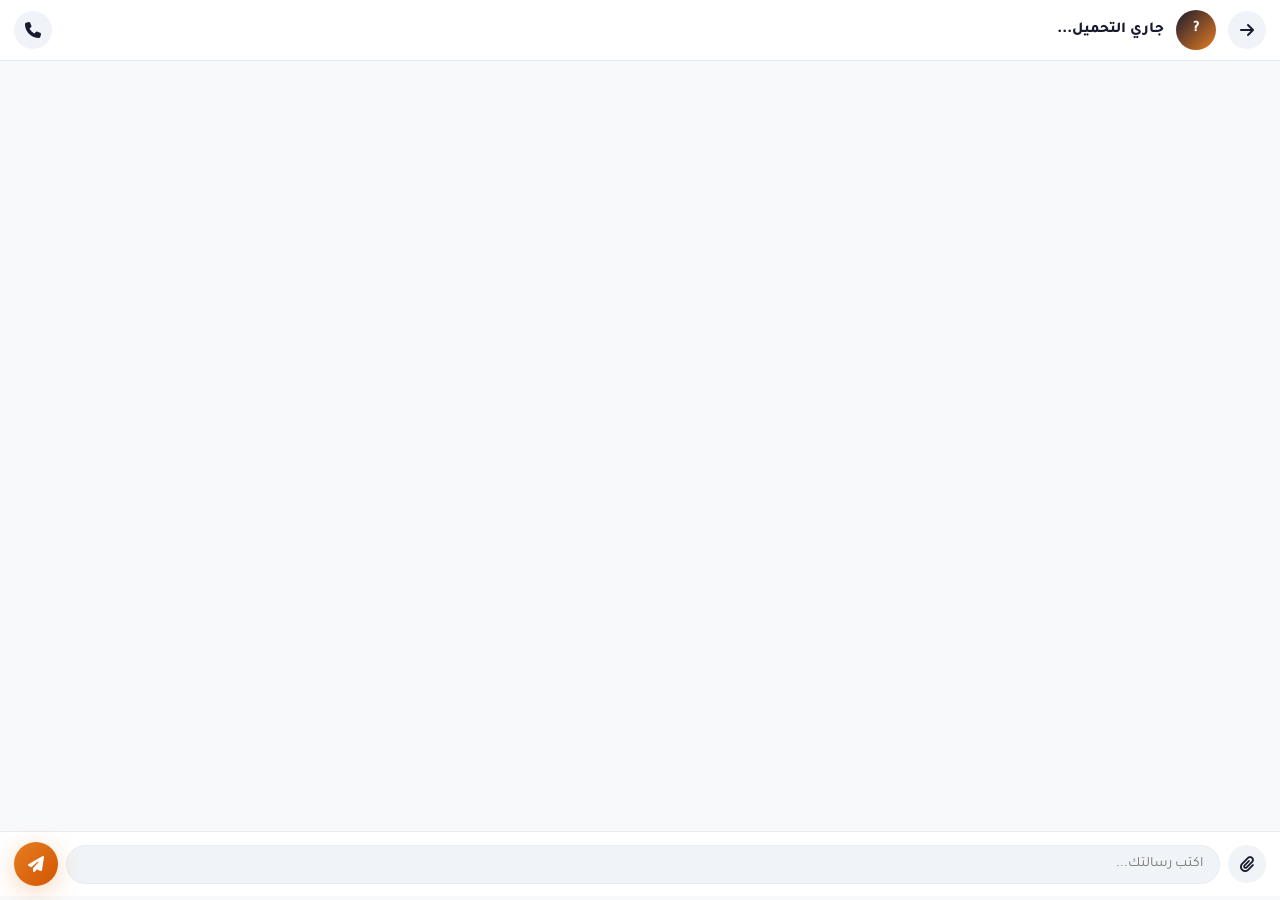
<file: chat.html>
<!DOCTYPE html>
<html lang="ar" dir="rtl" data-theme="light">
<head>
<meta charset="UTF-8">
  <!-- PWA -->
  <link rel="manifest" href="manifest.json">
  <meta name="theme-color" content="#e67e22">
  <meta name="mobile-web-app-capable" content="yes">
  <meta name="apple-mobile-web-app-capable" content="yes">
  <meta name="apple-mobile-web-app-status-bar-style" content="black-translucent">
  <meta name="apple-mobile-web-app-title" content="عقاري">
  <link rel="apple-touch-icon" href="icons/icon-192.png"><meta name="viewport" content="width=device-width,initial-scale=1,viewport-fit=cover">
<title>محادثة - عقاري</title>
<link rel="stylesheet" href="https://cdnjs.cloudflare.com/ajax/libs/font-awesome/6.4.0/css/all.min.css">
<link rel="stylesheet" href="css/style.css">
<style>
body{padding-bottom:0!important;}
.chat-header{position:sticky;top:0;z-index:100;background:var(--card);border-bottom:1px solid var(--border);padding:10px 14px;display:flex;align-items:center;gap:12px;backdrop-filter:blur(20px);}
.chat-header-avatar{width:40px;height:40px;border-radius:50%;background:linear-gradient(135deg,var(--primary),var(--accent));color:white;font-size:1rem;font-weight:800;display:flex;align-items:center;justify-content:center;flex-shrink:0;}
.chat-header-info{flex:1;overflow:hidden;}
.chat-header-name{font-weight:800;font-size:0.95rem;}
.chat-header-prop{font-size:0.72rem;color:var(--accent);white-space:nowrap;overflow:hidden;text-overflow:ellipsis;}
.chat-messages{flex:1;overflow-y:auto;padding:14px;display:flex;flex-direction:column;gap:10px;min-height:0;height:calc(100vh - 130px);}
.msg-row{display:flex;}
.msg-me{justify-content:flex-start;}
.msg-them{justify-content:flex-end;}
.msg-bubble{max-width:75%;padding:10px 13px;border-radius:16px;font-size:0.88rem;line-height:1.5;position:relative;}
.msg-bubble-me{background:linear-gradient(135deg,var(--accent),var(--accent-hover));color:white;border-radius:16px 16px 4px 16px;}
.msg-bubble-them{background:var(--card);border:1px solid var(--border);color:var(--text);border-radius:16px 16px 16px 4px;box-shadow:var(--shadow-sm);}
.msg-time{font-size:0.62rem;opacity:0.7;display:block;margin-top:4px;text-align:left;}
.chat-input-bar{position:sticky;bottom:0;background:var(--card);border-top:1px solid var(--border);padding:10px 14px calc(10px + env(safe-area-inset-bottom));display:flex;align-items:center;gap:8px;}
.chat-input{flex:1;border:1.5px solid var(--border);border-radius:24px;padding:10px 16px;font-family:var(--font);font-size:0.88rem;background:var(--gray-light);color:var(--text);outline:none;resize:none;max-height:100px;}
.chat-input:focus{border-color:var(--accent);}
.chat-send-btn{width:44px;height:44px;border-radius:50%;background:linear-gradient(135deg,var(--accent),var(--accent-hover));border:none;color:white;font-size:1rem;cursor:pointer;display:flex;align-items:center;justify-content:center;flex-shrink:0;box-shadow:var(--shadow-accent);transition:all 0.2s;}
.chat-send-btn:hover{transform:scale(1.05);}
.typing-indicator{display:flex;gap:4px;padding:12px;align-items:center;}
.typing-dot{width:8px;height:8px;border-radius:50%;background:var(--gray);animation:typing 1.4s infinite;}
.typing-dot:nth-child(2){animation-delay:0.2s;}
.typing-dot:nth-child(3){animation-delay:0.4s;}
@keyframes typing{0%,60%,100%{transform:translateY(0)}30%{transform:translateY(-6px)}}
</style>
</head>
<body>
<div class="chat-header">
  <a href="messages.html" class="header-icon-btn"><i class="fas fa-arrow-right"></i></a>
  <div class="chat-header-avatar" id="chatAvatar">?</div>
  <div class="chat-header-info">
    <div class="chat-header-name" id="chatName">جاري التحميل...</div>
    <div class="chat-header-prop" id="chatPropTitle"></div>
  </div>
  <button class="header-icon-btn" onclick="showToast('قريباً: مكالمة صوتية')"><i class="fas fa-phone"></i></button>
</div>
<div class="chat-messages" id="chatMessages"></div>
<div class="chat-input-bar">
  <button class="header-icon-btn" onclick="showToast('قريباً: إرفاق ملف')"><i class="fas fa-paperclip"></i></button>
  <textarea class="chat-input" id="chatInput" placeholder="اكتب رسالتك..." rows="1"></textarea>
  <button class="chat-send-btn" id="chatSendBtn"><i class="fas fa-paper-plane"></i></button>
</div>
<div id="toast"></div>
<script src="js/app.js"></script>
<!-- app.js handles all chat initialization -->

<script>
if('serviceWorker' in navigator){
  window.addEventListener('load',function(){
    navigator.serviceWorker.register('sw.js')
      .then(function(reg){console.log('[عقاري] SW مُفعّل');})
      .catch(function(e){console.warn('[عقاري] SW خطأ:',e);});
  });
}
</script>
</body>
</html>
</file>
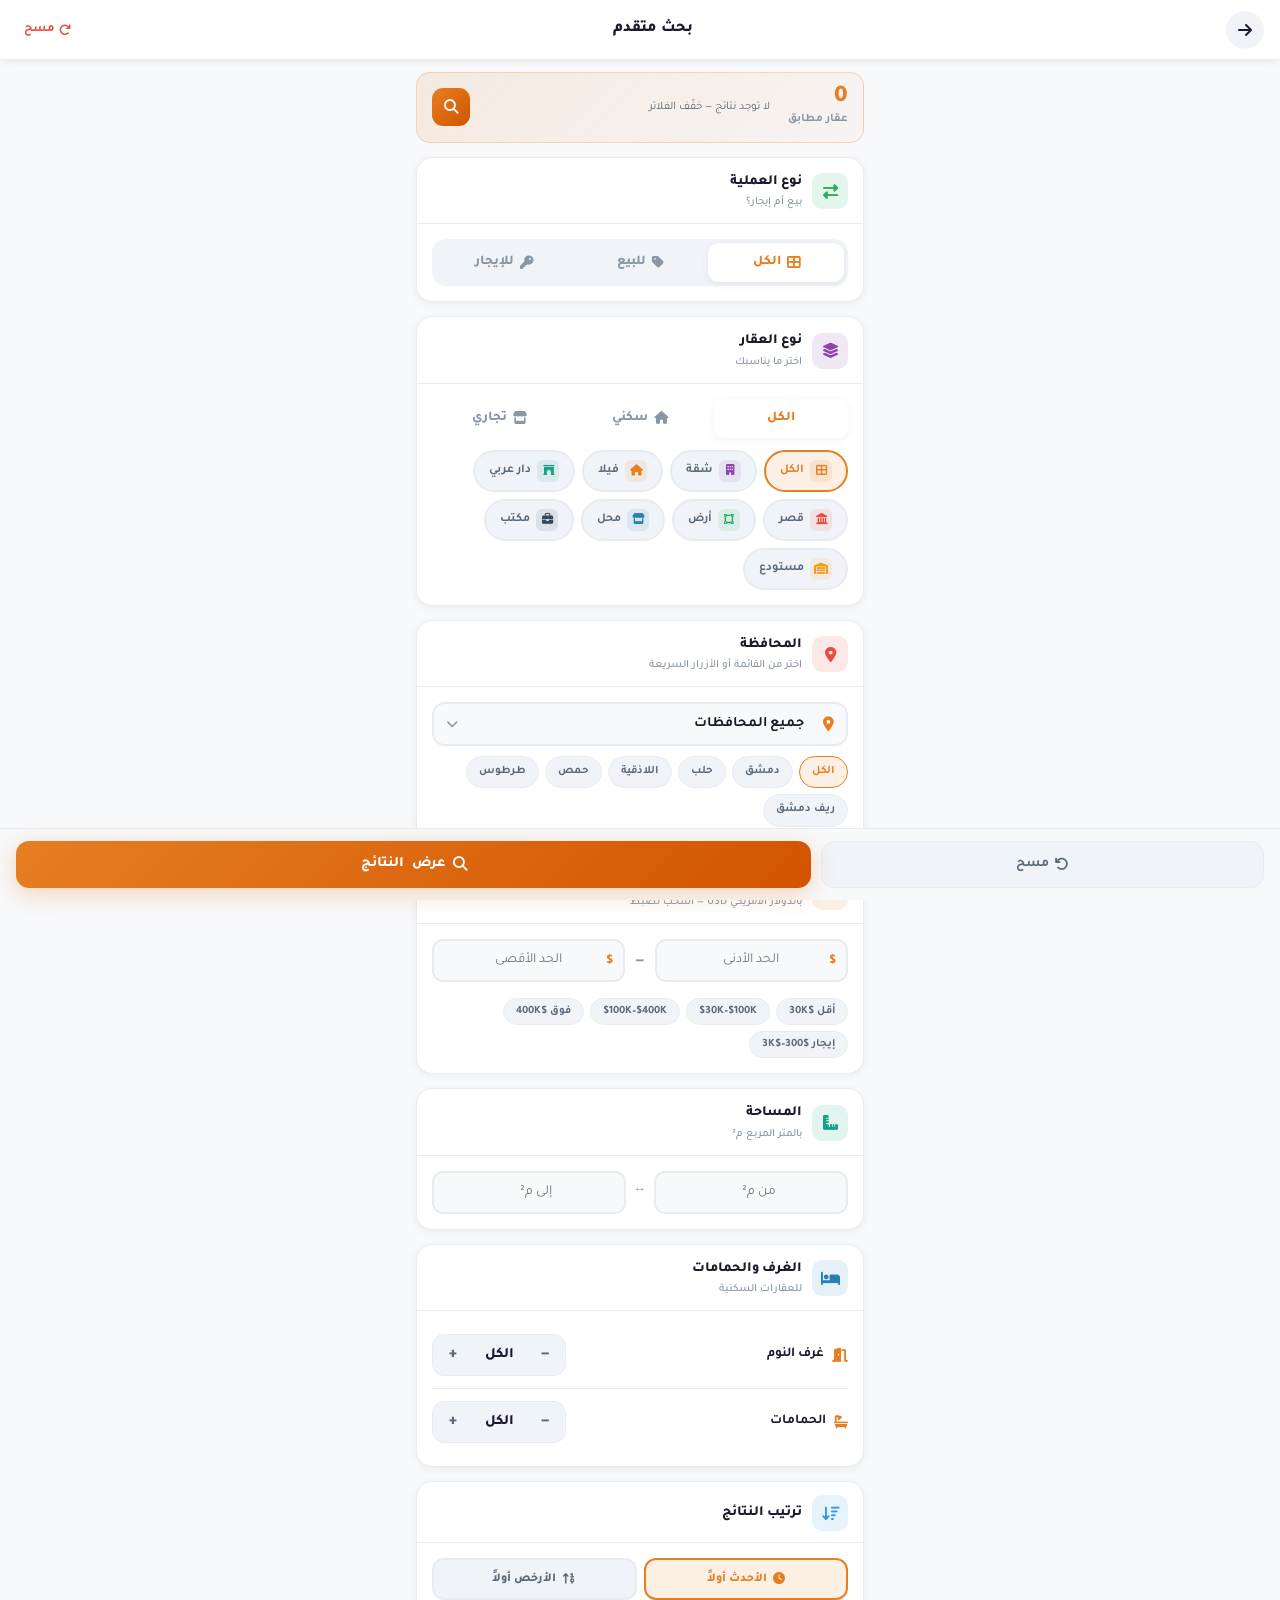
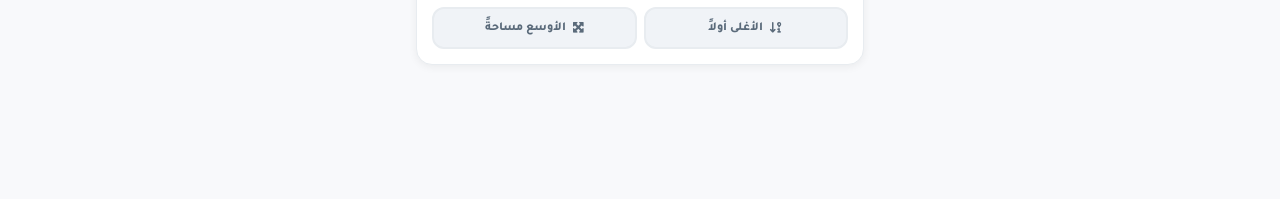
<file: filter.html>
<!DOCTYPE html>
<html lang="ar" dir="rtl" data-theme="light">
<head>
<meta charset="UTF-8">
  <!-- PWA -->
  <link rel="manifest" href="manifest.json">
  <meta name="theme-color" content="#e67e22">
  <meta name="mobile-web-app-capable" content="yes">
  <meta name="apple-mobile-web-app-capable" content="yes">
  <meta name="apple-mobile-web-app-status-bar-style" content="black-translucent">
  <meta name="apple-mobile-web-app-title" content="عقاري">
  <link rel="apple-touch-icon" href="icons/icon-192.png"><meta name="viewport" content="width=device-width,initial-scale=1,viewport-fit=cover">
<title>بحث متقدم - عقاري</title>
<link rel="stylesheet" href="https://cdnjs.cloudflare.com/ajax/libs/font-awesome/6.4.0/css/all.min.css">
<link rel="stylesheet" href="css/style.css">
<style>
body{padding-bottom:90px}
.fs{background:var(--card);border-radius:16px;border:1px solid var(--border);margin-bottom:14px;overflow:hidden;box-shadow:var(--shadow-sm)}
.fs-head{padding:13px 15px 11px;border-bottom:1px solid var(--border);display:flex;align-items:center;gap:10px}
.fs-icon{width:36px;height:36px;border-radius:10px;display:flex;align-items:center;justify-content:center;font-size:0.95rem;flex-shrink:0}
.fs-title{font-size:0.88rem;font-weight:800;color:var(--text)}
.fs-sub{font-size:0.7rem;color:var(--gray);font-weight:500;margin-top:1px}
.fs-body{padding:15px}
/* op tabs */
.op-tabs{display:flex;gap:0;background:var(--gray-light);border-radius:14px;padding:4px}
.op-tab{flex:1;padding:11px 8px;border:none;border-radius:11px;font-family:var(--font);font-size:0.84rem;font-weight:800;cursor:pointer;background:transparent;color:var(--gray);transition:all 0.25s;display:flex;align-items:center;justify-content:center;gap:6px}
.op-tab.a-all{background:var(--card);color:var(--accent);box-shadow:var(--shadow-sm)}
.op-tab.a-sale{background:#eafaf1;color:#27ae60;box-shadow:0 2px 8px rgba(39,174,96,.2)}
.op-tab.a-rent{background:#eaf4fb;color:#2980b9;box-shadow:0 2px 8px rgba(41,128,185,.2)}
/* cat chips */
.cat-wrap{display:flex;flex-wrap:wrap;gap:7px}
.cat-chip{display:flex;align-items:center;gap:6px;padding:8px 14px;border:2px solid var(--border);border-radius:99px;cursor:pointer;font-size:0.76rem;font-weight:700;background:var(--gray-light);color:var(--text-secondary);transition:all 0.2s}
.cat-chip .cc-icon{width:22px;height:22px;border-radius:6px;display:flex;align-items:center;justify-content:center;font-size:0.7rem}
.cat-chip.on{border-color:var(--accent);background:var(--accent-light);color:var(--accent)}
/* city select */
.city-select-wrap{position:relative}
.city-select-wrap .sel-icon{position:absolute;right:14px;top:50%;transform:translateY(-50%);color:var(--accent);font-size:0.9rem;pointer-events:none}
.city-select-wrap .arr-icon{position:absolute;left:14px;top:50%;transform:translateY(-50%);color:var(--gray);font-size:0.75rem;pointer-events:none}
.city-select{width:100%;padding:13px 42px 13px 40px;border:2px solid var(--border);border-radius:13px;background:var(--bg);color:var(--text);font-family:var(--font);font-size:0.9rem;font-weight:700;outline:none;appearance:none;-webkit-appearance:none;cursor:pointer;transition:all .2s}
.city-select:focus{border-color:var(--accent);box-shadow:0 0 0 3px var(--accent-light)}
.pop-cities{display:flex;flex-wrap:wrap;gap:6px;margin-top:10px}
.pop-city{padding:6px 12px;border:1.5px solid var(--border);border-radius:99px;font-size:0.72rem;font-weight:700;cursor:pointer;background:var(--gray-light);color:var(--text-secondary);transition:all 0.2s}
.pop-city.on{border-color:var(--accent);background:var(--accent-light);color:var(--accent)}
/* price input */
.price-presets{display:flex;flex-wrap:wrap;gap:6px;margin-top:16px}
.pp-btn{padding:6px 12px;border:1.5px solid var(--border);border-radius:99px;font-size:0.7rem;font-weight:700;cursor:pointer;background:var(--gray-light);color:var(--text-secondary);font-family:var(--font);transition:all .2s}
.pp-btn.on{border-color:var(--accent);background:var(--accent-light);color:var(--accent)}
/* area inputs */
.area-inputs{display:grid;grid-template-columns:1fr auto 1fr;gap:8px;align-items:center}
.area-in{padding:11px 12px;border:2px solid var(--border);border-radius:11px;background:var(--bg);color:var(--text);font-family:var(--font);font-size:0.86rem;outline:none;width:100%;box-sizing:border-box;transition:border-color .2s;text-align:center}
.area-in:focus{border-color:var(--accent)}
/* steppers */
.stp-row{display:flex;align-items:center;justify-content:space-between;padding:8px 0}
.stp-lbl{font-size:0.84rem;font-weight:700;color:var(--text);display:flex;align-items:center;gap:8px}
.stp-lbl i{color:var(--accent);font-size:0.88rem}
.stpr{display:flex;align-items:center;background:var(--gray-light);border-radius:12px;border:1.5px solid var(--border);overflow:hidden}
.st-btn{width:40px;height:40px;border:none;background:transparent;cursor:pointer;font-size:1rem;font-weight:900;color:var(--text-secondary);display:flex;align-items:center;justify-content:center;transition:all .15s;font-family:var(--font)}
.st-btn:hover{background:var(--accent-light);color:var(--accent)}
.st-val{min-width:52px;text-align:center;font-weight:800;font-size:.9rem;color:var(--text)}
.stp-divider{border-top:1px solid var(--border)}
/* sort */
.sort-tabs{display:grid;grid-template-columns:repeat(2,1fr);gap:7px}
.sort-tab{padding:12px;border:2px solid var(--border);border-radius:12px;font-family:var(--font);font-size:0.76rem;font-weight:800;cursor:pointer;background:var(--gray-light);color:var(--text-secondary);text-align:center;transition:all .2s;display:flex;align-items:center;justify-content:center;gap:6px}
.sort-tab.on{border-color:var(--accent);background:var(--accent-light);color:var(--accent)}
/* results bar */
.results-bar{display:flex;align-items:center;gap:12px;padding:13px 15px;background:linear-gradient(135deg,var(--accent-light),rgba(230,126,34,.04));border:1.5px solid rgba(230,126,34,.25);border-radius:14px;margin-bottom:14px}
.rb-num{font-size:1.5rem;font-weight:900;color:var(--accent);line-height:1}
.rb-icon{margin-right:auto;width:38px;height:38px;border-radius:11px;background:linear-gradient(135deg,var(--accent),var(--accent-hover));color:white;display:flex;align-items:center;justify-content:center;font-size:.9rem}
/* sticky bottom */
.sticky-bot{position:fixed;bottom:0;left:0;right:0;background:var(--bg);padding:12px 16px calc(12px + env(safe-area-inset-bottom));border-top:1px solid var(--border);display:flex;gap:10px;z-index:100}
.btn-rst{flex:.35;padding:14px;border-radius:13px;background:var(--gray-light);border:1.5px solid var(--border);font-family:var(--font);font-size:.86rem;font-weight:700;cursor:pointer;color:var(--text-secondary);display:flex;align-items:center;justify-content:center;gap:6px;transition:all .2s}
.btn-apl{flex:.65;padding:14px;border-radius:13px;background:linear-gradient(135deg,var(--accent),var(--accent-hover));border:none;font-family:var(--font);font-size:.9rem;font-weight:800;cursor:pointer;color:white;display:flex;align-items:center;justify-content:center;gap:8px;box-shadow:var(--shadow-accent);transition:all .2s}
.btn-apl:hover{transform:translateY(-1px)}
</style>
</head>
<body>
<header>
  <a href="javascript:history.back()" class="header-icon-btn"><i class="fas fa-arrow-right"></i></a>
  <div style="font-size:1rem;font-weight:800">بحث متقدم</div>
  <button onclick="doReset()" style="background:none;border:none;color:var(--danger);font-family:var(--font);font-size:.8rem;font-weight:700;cursor:pointer;padding:4px 8px;display:flex;align-items:center;gap:4px"><i class="fas fa-redo" style="font-size:.75rem"></i>مسح</button>
</header>

<div class="container" style="padding-top:12px;padding-bottom:10px">

  <!-- نتائج حية -->
  <div class="results-bar">
    <div>
      <div class="rb-num" id="liveCount">—</div>
      <div style="font-size:.73rem;color:var(--gray);font-weight:600">عقار مطابق</div>
    </div>
    <div style="flex:1;font-size:.73rem;color:var(--text-secondary);padding-right:6px" id="liveHint">اضبط الفلاتر لعرض النتائج</div>
    <div class="rb-icon"><i class="fas fa-search"></i></div>
  </div>

  <!-- نوع العملية -->
  <div class="fs">
    <div class="fs-head">
      <div class="fs-icon" style="background:rgba(39,174,96,.12)"><i class="fas fa-exchange-alt" style="color:#27ae60"></i></div>
      <div><div class="fs-title">نوع العملية</div><div class="fs-sub">بيع أم إيجار؟</div></div>
    </div>
    <div class="fs-body">
      <div class="op-tabs">
        <button class="op-tab a-all" data-v="all" onclick="pickOp(this)"><i class="fas fa-th-large"></i>الكل</button>
        <button class="op-tab" data-v="sale" onclick="pickOp(this)"><i class="fas fa-tag"></i>للبيع</button>
        <button class="op-tab" data-v="rent" onclick="pickOp(this)"><i class="fas fa-key"></i>للإيجار</button>
      </div>
    </div>
  </div>

  <!-- نوع العقار -->
  <div class="fs">
    <div class="fs-head">
      <div class="fs-icon" style="background:rgba(142,68,173,.12)"><i class="fas fa-layer-group" style="color:#8e44ad"></i></div>
      <div><div class="fs-title">نوع العقار</div><div class="fs-sub">اختر ما يناسبك</div></div>
    </div>
    <div class="fs-body">
      <div style="display:flex;gap:7px;margin-bottom:12px">
        <button class="op-tab a-all" style="flex:1;border-radius:10px" id="subAll" onclick="pickSub('all',this)">الكل</button>
        <button class="op-tab" style="flex:1;border-radius:10px" id="subRes" onclick="pickSub('residential',this)"><i class="fas fa-home" style="font-size:.8rem"></i>سكني</button>
        <button class="op-tab" style="flex:1;border-radius:10px" id="subCom" onclick="pickSub('commercial',this)"><i class="fas fa-store" style="font-size:.8rem"></i>تجاري</button>
      </div>
      <div class="cat-wrap" id="catWrap">
        <div class="cat-chip on" data-v="all" data-sub="all" onclick="pickCat(this)"><div class="cc-icon" style="background:var(--accent-light);color:var(--accent)"><i class="fas fa-th-large"></i></div>الكل</div>
        <div class="cat-chip" data-v="apartment" data-sub="residential" onclick="pickCat(this)"><div class="cc-icon" style="background:rgba(142,68,173,.1);color:#8e44ad"><i class="fas fa-building"></i></div>شقة</div>
        <div class="cat-chip" data-v="villa" data-sub="residential" onclick="pickCat(this)"><div class="cc-icon" style="background:rgba(230,126,34,.1);color:var(--accent)"><i class="fas fa-home"></i></div>فيلا</div>
        <div class="cat-chip" data-v="house" data-sub="residential" onclick="pickCat(this)"><div class="cc-icon" style="background:rgba(22,160,133,.1);color:#16a085"><i class="fas fa-archway"></i></div>دار عربي</div>
        <div class="cat-chip" data-v="palace" data-sub="residential" onclick="pickCat(this)"><div class="cc-icon" style="background:rgba(231,76,60,.1);color:#e74c3c"><i class="fas fa-landmark"></i></div>قصر</div>
        <div class="cat-chip" data-v="land" data-sub="all" onclick="pickCat(this)"><div class="cc-icon" style="background:rgba(39,174,96,.1);color:#27ae60"><i class="fas fa-vector-square"></i></div>أرض</div>
        <div class="cat-chip" data-v="commercial" data-sub="commercial" onclick="pickCat(this)"><div class="cc-icon" style="background:rgba(41,128,185,.1);color:#2980b9"><i class="fas fa-store"></i></div>محل</div>
        <div class="cat-chip" data-v="office" data-sub="commercial" onclick="pickCat(this)"><div class="cc-icon" style="background:rgba(52,73,94,.1);color:#34495e"><i class="fas fa-briefcase"></i></div>مكتب</div>
        <div class="cat-chip" data-v="warehouse" data-sub="commercial" onclick="pickCat(this)"><div class="cc-icon" style="background:rgba(243,156,18,.1);color:#f39c12"><i class="fas fa-warehouse"></i></div>مستودع</div>
      </div>
    </div>
  </div>

  <!-- المحافظة -->
  <div class="fs">
    <div class="fs-head">
      <div class="fs-icon" style="background:rgba(231,76,60,.12)"><i class="fas fa-map-marker-alt" style="color:#e74c3c"></i></div>
      <div><div class="fs-title">المحافظة</div><div class="fs-sub">اختر من القائمة أو الأزرار السريعة</div></div>
    </div>
    <div class="fs-body">
      <div class="city-select-wrap">
        <i class="fas fa-map-marker-alt sel-icon"></i>
        <select class="city-select" id="citySelect" onchange="onCitySelect(this.value)">
          <option value="">جميع المحافظات</option>
          <optgroup label="المدن الكبرى">
            <option value="دمشق">دمشق</option>
            <option value="حلب">حلب</option>
            <option value="حمص">حمص</option>
            <option value="حماة">حماة</option>
          </optgroup>
          <optgroup label="الساحل السوري">
            <option value="اللاذقية">اللاذقية</option>
            <option value="طرطوس">طرطوس</option>
            <option value="جبلة">جبلة</option>
            <option value="بانياس">بانياس</option>
          </optgroup>
          <optgroup label="الشمال والشرق">
            <option value="إدلب">إدلب</option>
            <option value="منبج">منبج</option>
            <option value="عفرين">عفرين</option>
            <option value="القامشلي">القامشلي</option>
            <option value="الحسكة">الحسكة</option>
            <option value="الرقة">الرقة</option>
            <option value="دير الزور">دير الزور</option>
          </optgroup>
          <optgroup label="الجنوب والريف">
            <option value="درعا">درعا</option>
            <option value="السويداء">السويداء</option>
            <option value="القنيطرة">القنيطرة</option>
            <option value="ريف دمشق">ريف دمشق</option>
            <option value="دوما">دوما</option>
            <option value="زبداني">زبداني</option>
            <option value="سلمية">سلمية</option>
            <option value="تدمر">تدمر</option>
          </optgroup>
        </select>
        <i class="fas fa-chevron-down arr-icon"></i>
      </div>
      <div class="pop-cities">
        <div class="pop-city on" data-v="" onclick="popCity(this,'')">الكل</div>
        <div class="pop-city" data-v="دمشق" onclick="popCity(this,'دمشق')">دمشق</div>
        <div class="pop-city" data-v="حلب" onclick="popCity(this,'حلب')">حلب</div>
        <div class="pop-city" data-v="اللاذقية" onclick="popCity(this,'اللاذقية')">اللاذقية</div>
        <div class="pop-city" data-v="حمص" onclick="popCity(this,'حمص')">حمص</div>
        <div class="pop-city" data-v="طرطوس" onclick="popCity(this,'طرطوس')">طرطوس</div>
        <div class="pop-city" data-v="ريف دمشق" onclick="popCity(this,'ريف دمشق')">ريف دمشق</div>
      </div>
    </div>
  </div>

  <!-- نطاق السعر — Dual slider -->
  <div class="fs">
    <div class="fs-head">
      <div class="fs-icon" style="background:rgba(230,126,34,.12)"><i class="fas fa-dollar-sign" style="color:var(--accent)"></i></div>
      <div><div class="fs-title">نطاق السعر</div><div class="fs-sub">بالدولار الأمريكي USD — اسحب لضبط</div></div>
    </div>
    <div class="fs-body">
      <!-- حقلا الإدخال المباشر -->
      <div style="display:grid;grid-template-columns:1fr auto 1fr;gap:10px;align-items:center;margin-bottom:14px">
        <div style="position:relative">
          <span style="position:absolute;right:12px;top:50%;transform:translateY(-50%);font-weight:800;color:var(--accent);font-size:0.82rem;pointer-events:none">$</span>
          <input type="number" id="rMin" class="area-in" placeholder="الحد الأدنى" style="padding-right:28px" oninput="onPriceInput()" min="0">
        </div>
        <div style="text-align:center;color:var(--gray);font-weight:700">—</div>
        <div style="position:relative">
          <span style="position:absolute;right:12px;top:50%;transform:translateY(-50%);font-weight:800;color:var(--accent);font-size:0.82rem;pointer-events:none">$</span>
          <input type="number" id="rMax" class="area-in" placeholder="الحد الأقصى" style="padding-right:28px" oninput="onPriceInput()" min="0">
        </div>
      </div>
      <!-- أزرار سريعة -->
      <div class="price-presets">
        <button class="pp-btn" onclick="setPreset(0,30000,this)">أقل $30K</button>
        <button class="pp-btn" onclick="setPreset(30000,100000,this)">$30K–$100K</button>
        <button class="pp-btn" onclick="setPreset(100000,400000,this)">$100K–$400K</button>
        <button class="pp-btn" onclick="setPreset(400000,0,this)">فوق $400K</button>
        <button class="pp-btn" onclick="setPreset(300,3000,this)">إيجار $300–$3K</button>
      </div>
    </div>
  </div>

  <!-- المساحة -->
  <div class="fs">
    <div class="fs-head">
      <div class="fs-icon" style="background:rgba(22,160,133,.12)"><i class="fas fa-ruler-combined" style="color:#16a085"></i></div>
      <div><div class="fs-title">المساحة</div><div class="fs-sub">بالمتر المربع م²</div></div>
    </div>
    <div class="fs-body">
      <div class="area-inputs">
        <input type="number" class="area-in" id="fp_minArea" placeholder="من م²" oninput="liveUpdate()">
        <div style="text-align:center;color:var(--gray);font-weight:700;font-size:.8rem">↔</div>
        <input type="number" class="area-in" id="fp_maxArea" placeholder="إلى م²" oninput="liveUpdate()">
      </div>
    </div>
  </div>

  <!-- الغرف -->
  <div class="fs" id="roomsSection">
    <div class="fs-head">
      <div class="fs-icon" style="background:rgba(41,128,185,.12)"><i class="fas fa-bed" style="color:#2980b9"></i></div>
      <div><div class="fs-title">الغرف والحمامات</div><div class="fs-sub">للعقارات السكنية</div></div>
    </div>
    <div class="fs-body" style="display:flex;flex-direction:column;gap:4px">
      <div class="stp-row">
        <div class="stp-lbl"><i class="fas fa-door-open"></i>غرف النوم</div>
        <div class="stpr">
          <button class="st-btn" onclick="stepV('fp_rooms','fp_rdsp',-1)">−</button>
          <div class="st-val" id="fp_rdsp">الكل</div>
          <button class="st-btn" onclick="stepV('fp_rooms','fp_rdsp',1)">+</button>
          <input type="hidden" id="fp_rooms" value="0">
        </div>
      </div>
      <div class="stp-divider"></div>
      <div class="stp-row">
        <div class="stp-lbl"><i class="fas fa-bath"></i>الحمامات</div>
        <div class="stpr">
          <button class="st-btn" onclick="stepV('fp_baths','fp_bdsp',-1)">−</button>
          <div class="st-val" id="fp_bdsp">الكل</div>
          <button class="st-btn" onclick="stepV('fp_baths','fp_bdsp',1)">+</button>
          <input type="hidden" id="fp_baths" value="0">
        </div>
      </div>
    </div>
  </div>

  <!-- الترتيب -->
  <div class="fs">
    <div class="fs-head">
      <div class="fs-icon" style="background:rgba(52,152,219,.12)"><i class="fas fa-sort-amount-down" style="color:#3498db"></i></div>
      <div><div class="fs-title">ترتيب النتائج</div></div>
    </div>
    <div class="fs-body">
      <div class="sort-tabs">
        <button class="sort-tab on" data-v="newest" onclick="pickSort(this)"><i class="fas fa-clock"></i>الأحدث أولاً</button>
        <button class="sort-tab" data-v="price-asc" onclick="pickSort(this)"><i class="fas fa-sort-numeric-up"></i>الأرخص أولاً</button>
        <button class="sort-tab" data-v="price-desc" onclick="pickSort(this)"><i class="fas fa-sort-numeric-down-alt"></i>الأغلى أولاً</button>
        <button class="sort-tab" data-v="area" onclick="pickSort(this)"><i class="fas fa-expand-arrows-alt"></i>الأوسع مساحةً</button>
      </div>
    </div>
  </div>

  <div style="height:20px"></div>
</div>

<div class="sticky-bot">
  <button class="btn-rst" onclick="doReset()"><i class="fas fa-undo"></i>مسح</button>
  <button class="btn-apl" onclick="doApply()"><i class="fas fa-search"></i>عرض <span id="applyLbl">النتائج</span></button>
</div>

<div id="toast"></div>
<script src="js/app.js"></script>
<script>
var _op='all', _st='all', _cat='all', _city='', _sort='newest', _pMin=0, _pMax=1500000;

/* op */
function pickOp(el){
  document.querySelectorAll('.op-tab[data-v]').forEach(b=>b.classList.remove('a-all','a-sale','a-rent'));
  _op=el.dataset.v;
  el.classList.add(_op==='all'?'a-all':_op==='sale'?'a-sale':'a-rent');
  liveUpdate();
}

/* subtype */
function pickSub(v,el){
  _st=v;
  ['subAll','subRes','subCom'].forEach(id=>document.getElementById(id).classList.remove('a-all','a-sale','a-rent'));
  el.classList.add('a-all');
  document.querySelectorAll('.cat-chip[data-sub]').forEach(chip=>{
    var sub=chip.dataset.sub;
    chip.style.display=(v==='all'||sub==='all'||sub===v)?'':'none';
    if(chip.style.display==='none') chip.classList.remove('on');
  });
  document.getElementById('roomsSection').style.display=v==='commercial'?'none':'';
  var allChip=document.querySelector('.cat-chip[data-v="all"]');
  if(allChip){document.querySelectorAll('.cat-chip').forEach(c=>c.classList.remove('on'));allChip.classList.add('on');_cat='all';}
  liveUpdate();
}

/* cat */
function pickCat(el){
  document.querySelectorAll('.cat-chip').forEach(c=>c.classList.remove('on'));
  if(el){el.classList.add('on');_cat=el.dataset.v||'all';}
  liveUpdate();
}

/* city */
function onCitySelect(v){
  _city=v;
  document.querySelectorAll('.pop-city').forEach(b=>b.classList.toggle('on',b.dataset.v===v));
  liveUpdate();
}
function popCity(el,v){
  _city=v;
  document.getElementById('citySelect').value=v;
  document.querySelectorAll('.pop-city').forEach(b=>b.classList.remove('on'));
  el.classList.add('on');
  liveUpdate();
}

/* price input */
function onPriceInput(){
  _pMin=parseFloat(document.getElementById('rMin').value)||0;
  _pMax=parseFloat(document.getElementById('rMax').value)||0;
  document.querySelectorAll('.pp-btn').forEach(b=>b.classList.remove('on'));
  liveUpdate();
}
function setPreset(mn,mx,btn){
  document.getElementById('rMin').value=mn||'';
  document.getElementById('rMax').value=mx||'';
  _pMin=mn;_pMax=mx;
  document.querySelectorAll('.pp-btn').forEach(b=>b.classList.remove('on'));
  btn.classList.add('on');
  liveUpdate();
}

/* sort */
function pickSort(el){
  document.querySelectorAll('.sort-tab').forEach(b=>b.classList.remove('on'));
  el.classList.add('on');_sort=el.dataset.v;liveUpdate();
}

/* steppers */
function stepV(hid,did,d){
  var el=document.getElementById(hid);
  var v=parseInt(el.value||'0')+d;
  if(v<0)v=0;if(v>8)v=8;
  el.value=v;document.getElementById(did).textContent=v===0?'الكل':v>=8?'8+':String(v);
  liveUpdate();
}

/* live count with fuzzy fallback */
function liveUpdate(){
  try{
    var all=window.allProperties||[];
    var mn=parseFloat(document.getElementById('rMin').value)||0;
    var mx=parseFloat(document.getElementById('rMax').value)||0;
    var mna=parseFloat(document.getElementById('fp_minArea').value||0)||0;
    var mxa=parseFloat(document.getElementById('fp_maxArea').value||0)||0;
    var rooms=parseInt(document.getElementById('fp_rooms').value)||0;
    var baths=parseInt(document.getElementById('fp_baths').value)||0;

    var exact=all.filter(p=>{
      if(_op!=='all'&&p.type!==_op)return false;
      if(_st!=='all'&&(p.subtype||'residential')!==_st)return false;
      if(_cat!=='all'&&p.category!==_cat)return false;
      if(_city&&(p.city||'')!==_city)return false;
      if(mn>0&&p.price<mn)return false;
      if(mx<1500000&&p.price>mx)return false;
      if(mna>0&&p.area<mna)return false;
      if(mxa>0&&p.area>mxa)return false;
      if(rooms>0&&(p.rooms||0)<rooms)return false;
      if(baths>0&&(p.bathrooms||0)<baths)return false;
      return true;
    });

    var hint='';
    if(exact.length===0){
      /* Fuzzy: relax price & city */
      var fuzzy=all.filter(p=>{
        if(_op!=='all'&&p.type!==_op)return false;
        if(_cat!=='all'&&p.category!==_cat)return false;
        return true;
      });
      hint=fuzzy.length>0?'لا نتائج دقيقة — جرّب تخفيف السعر أو المحافظة ('+fuzzy.length+' متاح)':'لا توجد نتائج — خفّف الفلاتر';
    }else if(exact.length<=3){
      hint='نتائج قليلة — يمكنك توسيع النطاق للمزيد';
    }else{
      hint='اضغط "عرض النتائج" للتطبيق';
    }

    document.getElementById('liveCount').textContent=exact.length;
    document.getElementById('liveHint').textContent=hint;
    var lbl=document.getElementById('applyLbl');
    if(lbl)lbl.textContent=exact.length>0?(exact.length+' نتيجة'):'النتائج';
  }catch(e){}
}

/* apply */
function doApply(){
  var mn=parseFloat(document.getElementById('rMin').value)||0;
  var mx=parseFloat(document.getElementById('rMax').value)||0;
  var p=new URLSearchParams({
    type:_op,subtype:_st,category:_cat,city:_city,sort:_sort,
    minPrice:mn>0?mn:'',maxPrice:mx>0?mx:'',
    minArea:document.getElementById('fp_minArea').value||'',
    maxArea:document.getElementById('fp_maxArea').value||'',
    rooms:document.getElementById('fp_rooms').value||'0',
    baths:document.getElementById('fp_baths').value||'0'
  });
  location.href='index.html?'+p.toString();
}

/* reset */
function doReset(){
  _op='all';_st='all';_cat='all';_city='';_sort='newest';_pMin=0;_pMax=1500000;
  document.querySelectorAll('.op-tab[data-v]').forEach(b=>b.classList.remove('a-all','a-sale','a-rent'));
  document.querySelector('.op-tab[data-v="all"]').classList.add('a-all');
  ['subAll','subRes','subCom'].forEach(id=>document.getElementById(id).classList.remove('a-all'));
  document.getElementById('subAll').classList.add('a-all');
  document.querySelectorAll('.cat-chip').forEach(c=>{c.classList.remove('on');c.style.display='';});
  document.querySelector('.cat-chip[data-v="all"]').classList.add('on');
  document.getElementById('citySelect').value='';
  document.querySelectorAll('.pop-city').forEach(b=>b.classList.remove('on'));
  document.querySelector('.pop-city[data-v=""]').classList.add('on');
  document.getElementById('rMin').value='';document.getElementById('rMax').value='';
  _pMin=0;_pMax=0;
  document.getElementById('fp_minArea').value='';document.getElementById('fp_maxArea').value='';
  ['fp_rooms','fp_baths'].forEach(id=>{var e=document.getElementById(id);if(e)e.value='0';});
  ['fp_rdsp','fp_bdsp'].forEach(id=>{var e=document.getElementById(id);if(e)e.textContent='الكل';});
  document.querySelectorAll('.sort-tab').forEach(b=>b.classList.remove('on'));
  document.querySelector('.sort-tab[data-v="newest"]').classList.add('on');
  document.getElementById('roomsSection').style.display='';
  showToast('تم مسح جميع الفلاتر');
  liveUpdate();
}

document.addEventListener('DOMContentLoaded',()=>{setTimeout(liveUpdate,400);});
</script>

<script>
if('serviceWorker' in navigator){
  window.addEventListener('load',function(){
    navigator.serviceWorker.register('sw.js')
      .then(function(reg){console.log('[عقاري] SW مُفعّل');})
      .catch(function(e){console.warn('[عقاري] SW خطأ:',e);});
  });
}
</script>
</body>
</html>
</file>
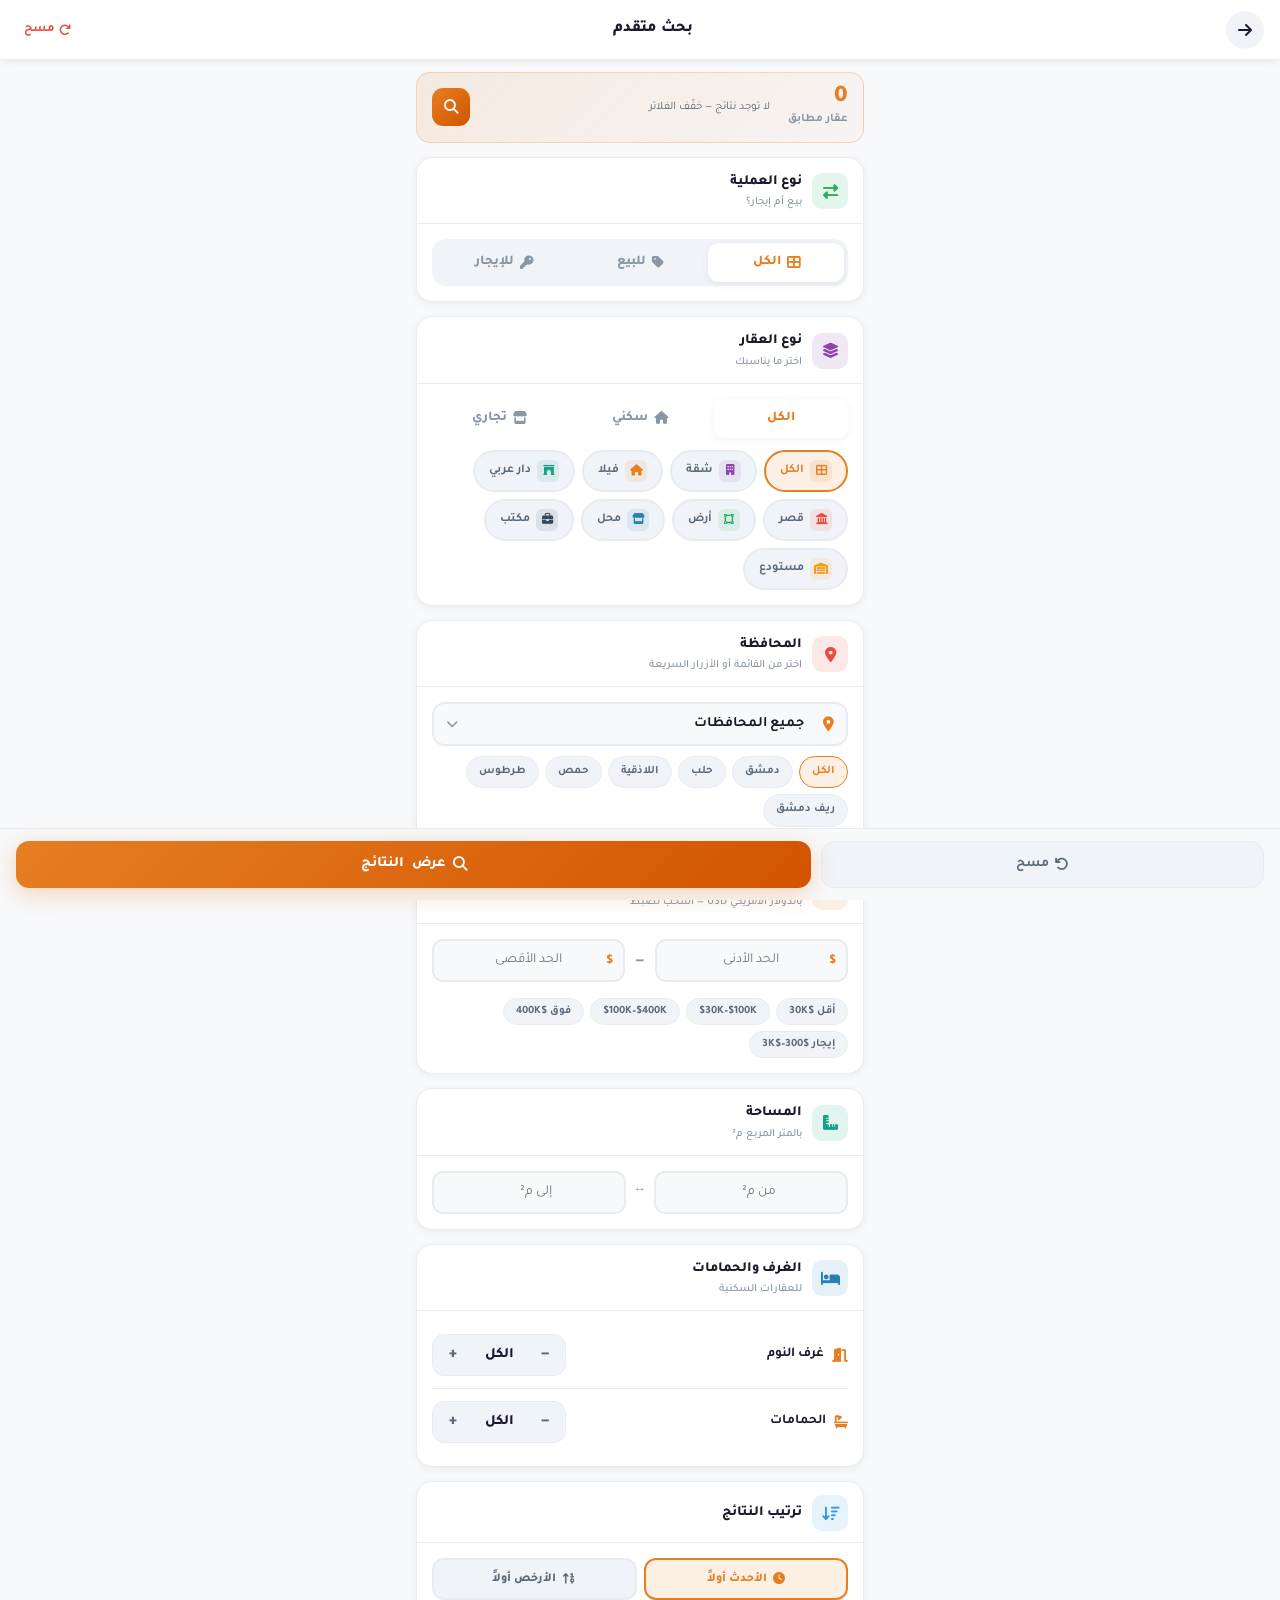
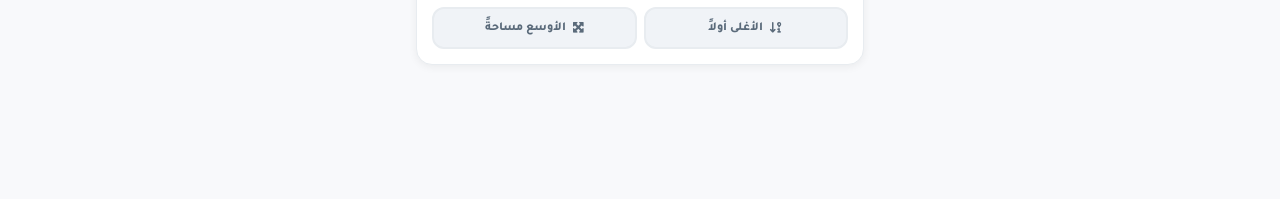
<file: Filter.html>
<!DOCTYPE html>
<html lang="ar" dir="rtl" data-theme="light">
<head>
<meta charset="UTF-8">
  <!-- PWA -->
  <link rel="manifest" href="manifest.json">
  <meta name="theme-color" content="#e67e22">
  <meta name="mobile-web-app-capable" content="yes">
  <meta name="apple-mobile-web-app-capable" content="yes">
  <meta name="apple-mobile-web-app-status-bar-style" content="black-translucent">
  <meta name="apple-mobile-web-app-title" content="عقاري">
  <link rel="apple-touch-icon" href="icons/icon-192.png"><meta name="viewport" content="width=device-width,initial-scale=1,viewport-fit=cover">
<title>بحث متقدم - عقاري</title>
<link rel="stylesheet" href="https://cdnjs.cloudflare.com/ajax/libs/font-awesome/6.4.0/css/all.min.css">
<link rel="stylesheet" href="css/style.css">
<style>
body{padding-bottom:90px}
.fs{background:var(--card);border-radius:16px;border:1px solid var(--border);margin-bottom:14px;overflow:hidden;box-shadow:var(--shadow-sm)}
.fs-head{padding:13px 15px 11px;border-bottom:1px solid var(--border);display:flex;align-items:center;gap:10px}
.fs-icon{width:36px;height:36px;border-radius:10px;display:flex;align-items:center;justify-content:center;font-size:0.95rem;flex-shrink:0}
.fs-title{font-size:0.88rem;font-weight:800;color:var(--text)}
.fs-sub{font-size:0.7rem;color:var(--gray);font-weight:500;margin-top:1px}
.fs-body{padding:15px}
/* op tabs */
.op-tabs{display:flex;gap:0;background:var(--gray-light);border-radius:14px;padding:4px}
.op-tab{flex:1;padding:11px 8px;border:none;border-radius:11px;font-family:var(--font);font-size:0.84rem;font-weight:800;cursor:pointer;background:transparent;color:var(--gray);transition:all 0.25s;display:flex;align-items:center;justify-content:center;gap:6px}
.op-tab.a-all{background:var(--card);color:var(--accent);box-shadow:var(--shadow-sm)}
.op-tab.a-sale{background:#eafaf1;color:#27ae60;box-shadow:0 2px 8px rgba(39,174,96,.2)}
.op-tab.a-rent{background:#eaf4fb;color:#2980b9;box-shadow:0 2px 8px rgba(41,128,185,.2)}
/* cat chips */
.cat-wrap{display:flex;flex-wrap:wrap;gap:7px}
.cat-chip{display:flex;align-items:center;gap:6px;padding:8px 14px;border:2px solid var(--border);border-radius:99px;cursor:pointer;font-size:0.76rem;font-weight:700;background:var(--gray-light);color:var(--text-secondary);transition:all 0.2s}
.cat-chip .cc-icon{width:22px;height:22px;border-radius:6px;display:flex;align-items:center;justify-content:center;font-size:0.7rem}
.cat-chip.on{border-color:var(--accent);background:var(--accent-light);color:var(--accent)}
/* city select */
.city-select-wrap{position:relative}
.city-select-wrap .sel-icon{position:absolute;right:14px;top:50%;transform:translateY(-50%);color:var(--accent);font-size:0.9rem;pointer-events:none}
.city-select-wrap .arr-icon{position:absolute;left:14px;top:50%;transform:translateY(-50%);color:var(--gray);font-size:0.75rem;pointer-events:none}
.city-select{width:100%;padding:13px 42px 13px 40px;border:2px solid var(--border);border-radius:13px;background:var(--bg);color:var(--text);font-family:var(--font);font-size:0.9rem;font-weight:700;outline:none;appearance:none;-webkit-appearance:none;cursor:pointer;transition:all .2s}
.city-select:focus{border-color:var(--accent);box-shadow:0 0 0 3px var(--accent-light)}
.pop-cities{display:flex;flex-wrap:wrap;gap:6px;margin-top:10px}
.pop-city{padding:6px 12px;border:1.5px solid var(--border);border-radius:99px;font-size:0.72rem;font-weight:700;cursor:pointer;background:var(--gray-light);color:var(--text-secondary);transition:all 0.2s}
.pop-city.on{border-color:var(--accent);background:var(--accent-light);color:var(--accent)}
/* price input */
.price-presets{display:flex;flex-wrap:wrap;gap:6px;margin-top:16px}
.pp-btn{padding:6px 12px;border:1.5px solid var(--border);border-radius:99px;font-size:0.7rem;font-weight:700;cursor:pointer;background:var(--gray-light);color:var(--text-secondary);font-family:var(--font);transition:all .2s}
.pp-btn.on{border-color:var(--accent);background:var(--accent-light);color:var(--accent)}
/* area inputs */
.area-inputs{display:grid;grid-template-columns:1fr auto 1fr;gap:8px;align-items:center}
.area-in{padding:11px 12px;border:2px solid var(--border);border-radius:11px;background:var(--bg);color:var(--text);font-family:var(--font);font-size:0.86rem;outline:none;width:100%;box-sizing:border-box;transition:border-color .2s;text-align:center}
.area-in:focus{border-color:var(--accent)}
/* steppers */
.stp-row{display:flex;align-items:center;justify-content:space-between;padding:8px 0}
.stp-lbl{font-size:0.84rem;font-weight:700;color:var(--text);display:flex;align-items:center;gap:8px}
.stp-lbl i{color:var(--accent);font-size:0.88rem}
.stpr{display:flex;align-items:center;background:var(--gray-light);border-radius:12px;border:1.5px solid var(--border);overflow:hidden}
.st-btn{width:40px;height:40px;border:none;background:transparent;cursor:pointer;font-size:1rem;font-weight:900;color:var(--text-secondary);display:flex;align-items:center;justify-content:center;transition:all .15s;font-family:var(--font)}
.st-btn:hover{background:var(--accent-light);color:var(--accent)}
.st-val{min-width:52px;text-align:center;font-weight:800;font-size:.9rem;color:var(--text)}
.stp-divider{border-top:1px solid var(--border)}
/* sort */
.sort-tabs{display:grid;grid-template-columns:repeat(2,1fr);gap:7px}
.sort-tab{padding:12px;border:2px solid var(--border);border-radius:12px;font-family:var(--font);font-size:0.76rem;font-weight:800;cursor:pointer;background:var(--gray-light);color:var(--text-secondary);text-align:center;transition:all .2s;display:flex;align-items:center;justify-content:center;gap:6px}
.sort-tab.on{border-color:var(--accent);background:var(--accent-light);color:var(--accent)}
/* results bar */
.results-bar{display:flex;align-items:center;gap:12px;padding:13px 15px;background:linear-gradient(135deg,var(--accent-light),rgba(230,126,34,.04));border:1.5px solid rgba(230,126,34,.25);border-radius:14px;margin-bottom:14px}
.rb-num{font-size:1.5rem;font-weight:900;color:var(--accent);line-height:1}
.rb-icon{margin-right:auto;width:38px;height:38px;border-radius:11px;background:linear-gradient(135deg,var(--accent),var(--accent-hover));color:white;display:flex;align-items:center;justify-content:center;font-size:.9rem}
/* sticky bottom */
.sticky-bot{position:fixed;bottom:0;left:0;right:0;background:var(--bg);padding:12px 16px calc(12px + env(safe-area-inset-bottom));border-top:1px solid var(--border);display:flex;gap:10px;z-index:100}
.btn-rst{flex:.35;padding:14px;border-radius:13px;background:var(--gray-light);border:1.5px solid var(--border);font-family:var(--font);font-size:.86rem;font-weight:700;cursor:pointer;color:var(--text-secondary);display:flex;align-items:center;justify-content:center;gap:6px;transition:all .2s}
.btn-apl{flex:.65;padding:14px;border-radius:13px;background:linear-gradient(135deg,var(--accent),var(--accent-hover));border:none;font-family:var(--font);font-size:.9rem;font-weight:800;cursor:pointer;color:white;display:flex;align-items:center;justify-content:center;gap:8px;box-shadow:var(--shadow-accent);transition:all .2s}
.btn-apl:hover{transform:translateY(-1px)}

/* تحسينات إضافية */
.fs { transition: box-shadow 0.2s; }
.fs:hover { box-shadow: 0 4px 20px rgba(0,0,0,0.08); }
.fs-head { cursor: pointer; }
.op-tab { transition: all 0.15s; }
.op-tab:active { transform: scale(0.96); }
.cat-chip { transition: all 0.15s; }
.cat-chip:active { transform: scale(0.95); }
/* زر التطبيق أكبر */
.apply-btn-wrap { padding: 16px 16px calc(16px + env(safe-area-inset-bottom)); position:sticky; bottom:0; background:var(--card); border-top: 1px solid var(--border); }
</style>
</head>
<body>
<header>
  <a href="javascript:history.back()" class="header-icon-btn"><i class="fas fa-arrow-right"></i></a>
  <div style="font-size:1rem;font-weight:800">بحث متقدم</div>
  <button onclick="doReset()" style="background:none;border:none;color:var(--danger);font-family:var(--font);font-size:.8rem;font-weight:700;cursor:pointer;padding:4px 8px;display:flex;align-items:center;gap:4px"><i class="fas fa-redo" style="font-size:.75rem"></i>مسح</button>
</header>

<div class="container" style="padding-top:12px;padding-bottom:10px">

  <!-- نتائج حية -->
  <div class="results-bar">
    <div>
      <div class="rb-num" id="liveCount">—</div>
      <div style="font-size:.73rem;color:var(--gray);font-weight:600">عقار مطابق</div>
    </div>
    <div style="flex:1;font-size:.73rem;color:var(--text-secondary);padding-right:6px" id="liveHint">اضبط الفلاتر لعرض النتائج</div>
    <div class="rb-icon"><i class="fas fa-search"></i></div>
  </div>

  <!-- نوع العملية -->
  <div class="fs">
    <div class="fs-head">
      <div class="fs-icon" style="background:rgba(39,174,96,.12)"><i class="fas fa-exchange-alt" style="color:#27ae60"></i></div>
      <div><div class="fs-title">نوع العملية</div><div class="fs-sub">بيع أم إيجار؟</div></div>
    </div>
    <div class="fs-body">
      <div class="op-tabs">
        <button class="op-tab a-all" data-v="all" onclick="pickOp(this)"><i class="fas fa-th-large"></i>الكل</button>
        <button class="op-tab" data-v="sale" onclick="pickOp(this)"><i class="fas fa-tag"></i>للبيع</button>
        <button class="op-tab" data-v="rent" onclick="pickOp(this)"><i class="fas fa-key"></i>للإيجار</button>
      </div>
    </div>
  </div>

  <!-- نوع العقار -->
  <div class="fs">
    <div class="fs-head">
      <div class="fs-icon" style="background:rgba(142,68,173,.12)"><i class="fas fa-layer-group" style="color:#8e44ad"></i></div>
      <div><div class="fs-title">نوع العقار</div><div class="fs-sub">اختر ما يناسبك</div></div>
    </div>
    <div class="fs-body">
      <div style="display:flex;gap:7px;margin-bottom:12px">
        <button class="op-tab a-all" style="flex:1;border-radius:10px" id="subAll" onclick="pickSub('all',this)">الكل</button>
        <button class="op-tab" style="flex:1;border-radius:10px" id="subRes" onclick="pickSub('residential',this)"><i class="fas fa-home" style="font-size:.8rem"></i>سكني</button>
        <button class="op-tab" style="flex:1;border-radius:10px" id="subCom" onclick="pickSub('commercial',this)"><i class="fas fa-store" style="font-size:.8rem"></i>تجاري</button>
      </div>
      <div class="cat-wrap" id="catWrap">
        <div class="cat-chip on" data-v="all" data-sub="all" onclick="pickCat(this)"><div class="cc-icon" style="background:var(--accent-light);color:var(--accent)"><i class="fas fa-th-large"></i></div>الكل</div>
        <div class="cat-chip" data-v="apartment" data-sub="residential" onclick="pickCat(this)"><div class="cc-icon" style="background:rgba(142,68,173,.1);color:#8e44ad"><i class="fas fa-building"></i></div>شقة</div>
        <div class="cat-chip" data-v="villa" data-sub="residential" onclick="pickCat(this)"><div class="cc-icon" style="background:rgba(230,126,34,.1);color:var(--accent)"><i class="fas fa-home"></i></div>فيلا</div>
        <div class="cat-chip" data-v="house" data-sub="residential" onclick="pickCat(this)"><div class="cc-icon" style="background:rgba(22,160,133,.1);color:#16a085"><i class="fas fa-archway"></i></div>دار عربي</div>
        <div class="cat-chip" data-v="palace" data-sub="residential" onclick="pickCat(this)"><div class="cc-icon" style="background:rgba(231,76,60,.1);color:#e74c3c"><i class="fas fa-landmark"></i></div>قصر</div>
        <div class="cat-chip" data-v="land" data-sub="all" onclick="pickCat(this)"><div class="cc-icon" style="background:rgba(39,174,96,.1);color:#27ae60"><i class="fas fa-vector-square"></i></div>أرض</div>
        <div class="cat-chip" data-v="commercial" data-sub="commercial" onclick="pickCat(this)"><div class="cc-icon" style="background:rgba(41,128,185,.1);color:#2980b9"><i class="fas fa-store"></i></div>محل</div>
        <div class="cat-chip" data-v="office" data-sub="commercial" onclick="pickCat(this)"><div class="cc-icon" style="background:rgba(52,73,94,.1);color:#34495e"><i class="fas fa-briefcase"></i></div>مكتب</div>
        <div class="cat-chip" data-v="warehouse" data-sub="commercial" onclick="pickCat(this)"><div class="cc-icon" style="background:rgba(243,156,18,.1);color:#f39c12"><i class="fas fa-warehouse"></i></div>مستودع</div>
      </div>
    </div>
  </div>

  <!-- المحافظة -->
  <div class="fs">
    <div class="fs-head">
      <div class="fs-icon" style="background:rgba(231,76,60,.12)"><i class="fas fa-map-marker-alt" style="color:#e74c3c"></i></div>
      <div><div class="fs-title">المحافظة</div><div class="fs-sub">اختر من القائمة أو الأزرار السريعة</div></div>
    </div>
    <div class="fs-body">
      <div class="city-select-wrap">
        <i class="fas fa-map-marker-alt sel-icon"></i>
        <select class="city-select" id="citySelect" onchange="onCitySelect(this.value)">
          <option value="">جميع المحافظات</option>
          <optgroup label="المدن الكبرى">
            <option value="دمشق">دمشق</option>
            <option value="حلب">حلب</option>
            <option value="حمص">حمص</option>
            <option value="حماة">حماة</option>
          </optgroup>
          <optgroup label="الساحل السوري">
            <option value="اللاذقية">اللاذقية</option>
            <option value="طرطوس">طرطوس</option>
            <option value="جبلة">جبلة</option>
            <option value="بانياس">بانياس</option>
          </optgroup>
          <optgroup label="الشمال والشرق">
            <option value="إدلب">إدلب</option>
            <option value="منبج">منبج</option>
            <option value="عفرين">عفرين</option>
            <option value="القامشلي">القامشلي</option>
            <option value="الحسكة">الحسكة</option>
            <option value="الرقة">الرقة</option>
            <option value="دير الزور">دير الزور</option>
          </optgroup>
          <optgroup label="الجنوب والريف">
            <option value="درعا">درعا</option>
            <option value="السويداء">السويداء</option>
            <option value="القنيطرة">القنيطرة</option>
            <option value="ريف دمشق">ريف دمشق</option>
            <option value="دوما">دوما</option>
            <option value="زبداني">زبداني</option>
            <option value="سلمية">سلمية</option>
            <option value="تدمر">تدمر</option>
          </optgroup>
        </select>
        <i class="fas fa-chevron-down arr-icon"></i>
      </div>
      <div class="pop-cities">
        <div class="pop-city on" data-v="" onclick="popCity(this,'')">الكل</div>
        <div class="pop-city" data-v="دمشق" onclick="popCity(this,'دمشق')">دمشق</div>
        <div class="pop-city" data-v="حلب" onclick="popCity(this,'حلب')">حلب</div>
        <div class="pop-city" data-v="اللاذقية" onclick="popCity(this,'اللاذقية')">اللاذقية</div>
        <div class="pop-city" data-v="حمص" onclick="popCity(this,'حمص')">حمص</div>
        <div class="pop-city" data-v="طرطوس" onclick="popCity(this,'طرطوس')">طرطوس</div>
        <div class="pop-city" data-v="ريف دمشق" onclick="popCity(this,'ريف دمشق')">ريف دمشق</div>
      </div>
    </div>
  </div>

  <!-- نطاق السعر — Dual slider -->
  <div class="fs">
    <div class="fs-head">
      <div class="fs-icon" style="background:rgba(230,126,34,.12)"><i class="fas fa-dollar-sign" style="color:var(--accent)"></i></div>
      <div><div class="fs-title">نطاق السعر</div><div class="fs-sub">بالدولار الأمريكي USD — اسحب لضبط</div></div>
    </div>
    <div class="fs-body">
      <!-- حقلا الإدخال المباشر -->
      <div style="display:grid;grid-template-columns:1fr auto 1fr;gap:10px;align-items:center;margin-bottom:14px">
        <div style="position:relative">
          <span style="position:absolute;right:12px;top:50%;transform:translateY(-50%);font-weight:800;color:var(--accent);font-size:0.82rem;pointer-events:none">$</span>
          <input type="number" id="rMin" class="area-in" placeholder="الحد الأدنى" style="padding-right:28px" oninput="onPriceInput()" min="0">
        </div>
        <div style="text-align:center;color:var(--gray);font-weight:700">—</div>
        <div style="position:relative">
          <span style="position:absolute;right:12px;top:50%;transform:translateY(-50%);font-weight:800;color:var(--accent);font-size:0.82rem;pointer-events:none">$</span>
          <input type="number" id="rMax" class="area-in" placeholder="الحد الأقصى" style="padding-right:28px" oninput="onPriceInput()" min="0">
        </div>
      </div>
      <!-- أزرار سريعة -->
      <div class="price-presets">
        <button class="pp-btn" onclick="setPreset(0,30000,this)">أقل $30K</button>
        <button class="pp-btn" onclick="setPreset(30000,100000,this)">$30K–$100K</button>
        <button class="pp-btn" onclick="setPreset(100000,400000,this)">$100K–$400K</button>
        <button class="pp-btn" onclick="setPreset(400000,0,this)">فوق $400K</button>
        <button class="pp-btn" onclick="setPreset(300,3000,this)">إيجار $300–$3K</button>
      </div>
    </div>
  </div>

  <!-- المساحة -->
  <div class="fs">
    <div class="fs-head">
      <div class="fs-icon" style="background:rgba(22,160,133,.12)"><i class="fas fa-ruler-combined" style="color:#16a085"></i></div>
      <div><div class="fs-title">المساحة</div><div class="fs-sub">بالمتر المربع م²</div></div>
    </div>
    <div class="fs-body">
      <div class="area-inputs">
        <input type="number" class="area-in" id="fp_minArea" placeholder="من م²" oninput="liveUpdate()">
        <div style="text-align:center;color:var(--gray);font-weight:700;font-size:.8rem">↔</div>
        <input type="number" class="area-in" id="fp_maxArea" placeholder="إلى م²" oninput="liveUpdate()">
      </div>
    </div>
  </div>

  <!-- الغرف -->
  <div class="fs" id="roomsSection">
    <div class="fs-head">
      <div class="fs-icon" style="background:rgba(41,128,185,.12)"><i class="fas fa-bed" style="color:#2980b9"></i></div>
      <div><div class="fs-title">الغرف والحمامات</div><div class="fs-sub">للعقارات السكنية</div></div>
    </div>
    <div class="fs-body" style="display:flex;flex-direction:column;gap:4px">
      <div class="stp-row">
        <div class="stp-lbl"><i class="fas fa-door-open"></i>غرف النوم</div>
        <div class="stpr">
          <button class="st-btn" onclick="stepV('fp_rooms','fp_rdsp',-1)">−</button>
          <div class="st-val" id="fp_rdsp">الكل</div>
          <button class="st-btn" onclick="stepV('fp_rooms','fp_rdsp',1)">+</button>
          <input type="hidden" id="fp_rooms" value="0">
        </div>
      </div>
      <div class="stp-divider"></div>
      <div class="stp-row">
        <div class="stp-lbl"><i class="fas fa-bath"></i>الحمامات</div>
        <div class="stpr">
          <button class="st-btn" onclick="stepV('fp_baths','fp_bdsp',-1)">−</button>
          <div class="st-val" id="fp_bdsp">الكل</div>
          <button class="st-btn" onclick="stepV('fp_baths','fp_bdsp',1)">+</button>
          <input type="hidden" id="fp_baths" value="0">
        </div>
      </div>
    </div>
  </div>

  <!-- الترتيب -->
  <div class="fs">
    <div class="fs-head">
      <div class="fs-icon" style="background:rgba(52,152,219,.12)"><i class="fas fa-sort-amount-down" style="color:#3498db"></i></div>
      <div><div class="fs-title">ترتيب النتائج</div></div>
    </div>
    <div class="fs-body">
      <div class="sort-tabs">
        <button class="sort-tab on" data-v="newest" onclick="pickSort(this)"><i class="fas fa-clock"></i>الأحدث أولاً</button>
        <button class="sort-tab" data-v="price-asc" onclick="pickSort(this)"><i class="fas fa-sort-numeric-up"></i>الأرخص أولاً</button>
        <button class="sort-tab" data-v="price-desc" onclick="pickSort(this)"><i class="fas fa-sort-numeric-down-alt"></i>الأغلى أولاً</button>
        <button class="sort-tab" data-v="area" onclick="pickSort(this)"><i class="fas fa-expand-arrows-alt"></i>الأوسع مساحةً</button>
      </div>
    </div>
  </div>

  <div style="height:20px"></div>
</div>

<div class="sticky-bot">
  <button class="btn-rst" onclick="doReset()"><i class="fas fa-undo"></i>مسح</button>
  <button class="btn-apl" onclick="doApply()"><i class="fas fa-search"></i>عرض <span id="applyLbl">النتائج</span></button>
</div>

<div id="toast"></div>
<script src="js/app.js"></script>
<script>
var _op='all', _st='all', _cat='all', _city='', _sort='newest', _pMin=0, _pMax=1500000;

/* op */
function pickOp(el){
  document.querySelectorAll('.op-tab[data-v]').forEach(b=>b.classList.remove('a-all','a-sale','a-rent'));
  _op=el.dataset.v;
  el.classList.add(_op==='all'?'a-all':_op==='sale'?'a-sale':'a-rent');
  liveUpdate();
}

/* subtype */
function pickSub(v,el){
  _st=v;
  ['subAll','subRes','subCom'].forEach(id=>document.getElementById(id).classList.remove('a-all','a-sale','a-rent'));
  el.classList.add('a-all');
  document.querySelectorAll('.cat-chip[data-sub]').forEach(chip=>{
    var sub=chip.dataset.sub;
    chip.style.display=(v==='all'||sub==='all'||sub===v)?'':'none';
    if(chip.style.display==='none') chip.classList.remove('on');
  });
  document.getElementById('roomsSection').style.display=v==='commercial'?'none':'';
  var allChip=document.querySelector('.cat-chip[data-v="all"]');
  if(allChip){document.querySelectorAll('.cat-chip').forEach(c=>c.classList.remove('on'));allChip.classList.add('on');_cat='all';}
  liveUpdate();
}

/* cat */
function pickCat(el){
  document.querySelectorAll('.cat-chip').forEach(c=>c.classList.remove('on'));
  if(el){el.classList.add('on');_cat=el.dataset.v||'all';}
  liveUpdate();
}

/* city */
function onCitySelect(v){
  _city=v;
  document.querySelectorAll('.pop-city').forEach(b=>b.classList.toggle('on',b.dataset.v===v));
  liveUpdate();
}
function popCity(el,v){
  _city=v;
  document.getElementById('citySelect').value=v;
  document.querySelectorAll('.pop-city').forEach(b=>b.classList.remove('on'));
  el.classList.add('on');
  liveUpdate();
}

/* price input */
function onPriceInput(){
  _pMin=parseFloat(document.getElementById('rMin').value)||0;
  _pMax=parseFloat(document.getElementById('rMax').value)||0;
  document.querySelectorAll('.pp-btn').forEach(b=>b.classList.remove('on'));
  liveUpdate();
}
function setPreset(mn,mx,btn){
  document.getElementById('rMin').value=mn||'';
  document.getElementById('rMax').value=mx||'';
  _pMin=mn;_pMax=mx;
  document.querySelectorAll('.pp-btn').forEach(b=>b.classList.remove('on'));
  btn.classList.add('on');
  liveUpdate();
}

/* sort */
function pickSort(el){
  document.querySelectorAll('.sort-tab').forEach(b=>b.classList.remove('on'));
  el.classList.add('on');_sort=el.dataset.v;liveUpdate();
}

/* steppers */
function stepV(hid,did,d){
  var el=document.getElementById(hid);
  var v=parseInt(el.value||'0')+d;
  if(v<0)v=0;if(v>8)v=8;
  el.value=v;document.getElementById(did).textContent=v===0?'الكل':v>=8?'8+':String(v);
  liveUpdate();
}

/* live count with fuzzy fallback */
function liveUpdate(){
  try{
    var all=window.allProperties||[];
    var mn=parseFloat(document.getElementById('rMin').value)||0;
    var mx=parseFloat(document.getElementById('rMax').value)||0;
    var mna=parseFloat(document.getElementById('fp_minArea').value||0)||0;
    var mxa=parseFloat(document.getElementById('fp_maxArea').value||0)||0;
    var rooms=parseInt(document.getElementById('fp_rooms').value)||0;
    var baths=parseInt(document.getElementById('fp_baths').value)||0;

    var exact=all.filter(p=>{
      if(_op!=='all'&&p.type!==_op)return false;
      if(_st!=='all'&&(p.subtype||'residential')!==_st)return false;
      if(_cat!=='all'&&p.category!==_cat)return false;
      if(_city&&(p.city||'')!==_city)return false;
      if(mn>0&&p.price<mn)return false;
      if(mx<1500000&&p.price>mx)return false;
      if(mna>0&&p.area<mna)return false;
      if(mxa>0&&p.area>mxa)return false;
      if(rooms>0&&(p.rooms||0)<rooms)return false;
      if(baths>0&&(p.bathrooms||0)<baths)return false;
      return true;
    });

    var hint='';
    if(exact.length===0){
      /* Fuzzy: relax price & city */
      var fuzzy=all.filter(p=>{
        if(_op!=='all'&&p.type!==_op)return false;
        if(_cat!=='all'&&p.category!==_cat)return false;
        return true;
      });
      hint=fuzzy.length>0?'لا نتائج دقيقة — جرّب تخفيف السعر أو المحافظة ('+fuzzy.length+' متاح)':'لا توجد نتائج — خفّف الفلاتر';
    }else if(exact.length<=3){
      hint='نتائج قليلة — يمكنك توسيع النطاق للمزيد';
    }else{
      hint='اضغط "عرض النتائج" للتطبيق';
    }

    document.getElementById('liveCount').textContent=exact.length;
    document.getElementById('liveHint').textContent=hint;
    var lbl=document.getElementById('applyLbl');
    if(lbl)lbl.textContent=exact.length>0?(exact.length+' نتيجة'):'النتائج';
  }catch(e){}
}

/* apply */
function doApply(){
  var mn=parseFloat(document.getElementById('rMin').value)||0;
  var mx=parseFloat(document.getElementById('rMax').value)||0;
  var p=new URLSearchParams({
    type:_op,subtype:_st,category:_cat,city:_city,sort:_sort,
    minPrice:mn>0?mn:'',maxPrice:mx>0?mx:'',
    minArea:document.getElementById('fp_minArea').value||'',
    maxArea:document.getElementById('fp_maxArea').value||'',
    rooms:document.getElementById('fp_rooms').value||'0',
    baths:document.getElementById('fp_baths').value||'0'
  });
  location.href='index.html?'+p.toString();
}

/* reset */
function doReset(){
  _op='all';_st='all';_cat='all';_city='';_sort='newest';_pMin=0;_pMax=1500000;
  document.querySelectorAll('.op-tab[data-v]').forEach(b=>b.classList.remove('a-all','a-sale','a-rent'));
  document.querySelector('.op-tab[data-v="all"]').classList.add('a-all');
  ['subAll','subRes','subCom'].forEach(id=>document.getElementById(id).classList.remove('a-all'));
  document.getElementById('subAll').classList.add('a-all');
  document.querySelectorAll('.cat-chip').forEach(c=>{c.classList.remove('on');c.style.display='';});
  document.querySelector('.cat-chip[data-v="all"]').classList.add('on');
  document.getElementById('citySelect').value='';
  document.querySelectorAll('.pop-city').forEach(b=>b.classList.remove('on'));
  document.querySelector('.pop-city[data-v=""]').classList.add('on');
  document.getElementById('rMin').value='';document.getElementById('rMax').value='';
  _pMin=0;_pMax=0;
  document.getElementById('fp_minArea').value='';document.getElementById('fp_maxArea').value='';
  ['fp_rooms','fp_baths'].forEach(id=>{var e=document.getElementById(id);if(e)e.value='0';});
  ['fp_rdsp','fp_bdsp'].forEach(id=>{var e=document.getElementById(id);if(e)e.textContent='الكل';});
  document.querySelectorAll('.sort-tab').forEach(b=>b.classList.remove('on'));
  document.querySelector('.sort-tab[data-v="newest"]').classList.add('on');
  document.getElementById('roomsSection').style.display='';
  showToast('تم مسح جميع الفلاتر');
  liveUpdate();
}

document.addEventListener('DOMContentLoaded',()=>{setTimeout(liveUpdate,400);});
</script>

<script>
if('serviceWorker' in navigator){
  window.addEventListener('load',function(){
    navigator.serviceWorker.register('sw.js')
      .then(function(reg){console.log('[عقاري] SW مُفعّل');})
      .catch(function(e){console.warn('[عقاري] SW خطأ:',e);});
  });
}
</script>
</body>
</html>
</file>
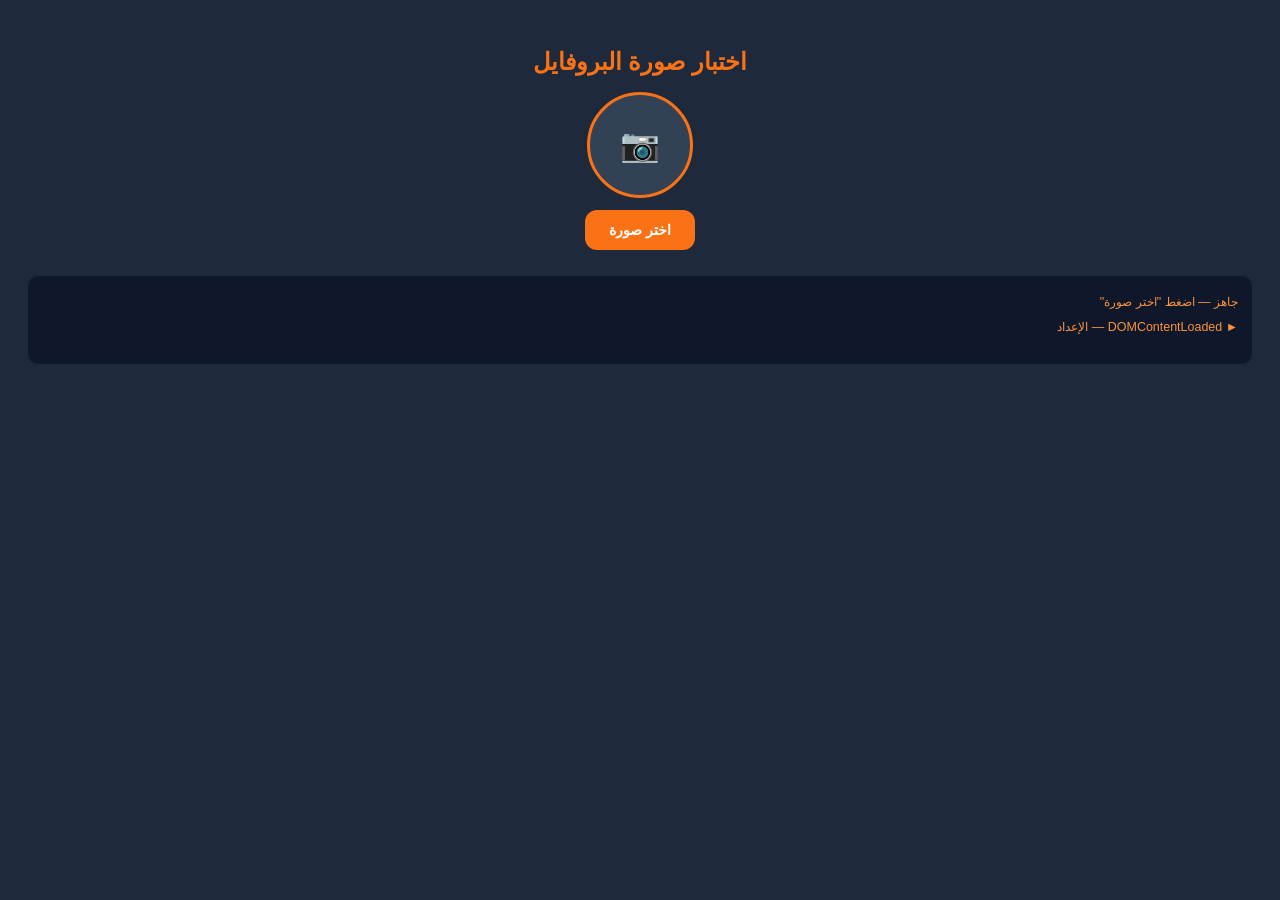
<file: test-photo.html>
<!DOCTYPE html>
<html lang="ar" dir="rtl">
<head>
<meta charset="UTF-8">
<meta name="viewport" content="width=device-width,initial-scale=1">
<title>اختبار الصورة</title>
<style>
body{font-family:Arial;background:#1e293b;color:white;padding:20px;direction:rtl;text-align:center}
.ring{width:100px;height:100px;border-radius:50%;border:3px solid #f97316;
  overflow:hidden;background:#334155;display:flex;align-items:center;
  justify-content:center;margin:0 auto 12px;cursor:pointer;font-size:2rem}
.ring img{width:100%;height:100%;object-fit:cover;border-radius:50%}
#log{background:#0f172a;border-radius:10px;padding:14px;margin-top:14px;
  font-size:0.78rem;line-height:2;text-align:right;min-height:60px;color:#94a3b8}
#log .ok{color:#4ade80} #log .err{color:#f87171} #log .info{color:#fb923c}
#CROP{display:none;position:fixed;inset:0;background:rgba(0,0,0,0.95);
  flex-direction:column;align-items:center;justify-content:center;padding:20px;z-index:999}
#CROP.on{display:flex}
#cCirc{position:relative;width:260px;height:260px;border-radius:50%;
  overflow:hidden;border:3px solid #f97316;background:#111;touch-action:none;cursor:grab}
#cImg{position:absolute;pointer-events:none;user-select:none}
.cp-row{display:flex;gap:10px;margin-top:14px;width:260px}
.cp-btn{flex:1;padding:12px;border-radius:12px;border:none;font-size:0.88rem;
  font-weight:800;cursor:pointer;font-family:Arial}
</style>
</head>
<body>

<h2 style="color:#f97316;margin-bottom:16px">اختبار صورة البروفايل</h2>

<!-- الدائرة -->
<div class="ring" id="ring">📷</div>

<!-- label مرتبط بالـ input -->
<label for="fi" style="display:inline-block;padding:12px 24px;background:#f97316;
  color:white;border-radius:12px;cursor:pointer;font-weight:800;font-size:0.9rem;margin-bottom:12px">
  اختر صورة
</label>

<!-- input الملف -->
<input type="file" id="fi" accept="image/*" style="display:none">

<div id="log"><span class="info">جاهز — اضغط "اختر صورة"</span></div>

<!-- المقص -->
<div id="CROP">
  <div style="color:white;font-weight:800;margin-bottom:14px;font-size:0.95rem">✂️ اضبط الصورة</div>
  <div id="cCirc"><img id="cImg" alt=""></div>
  <div style="color:rgba(255,255,255,0.4);font-size:0.72rem;margin-top:10px">اسحب · إصبعان للتكبير</div>
  <div class="cp-row">
    <button class="cp-btn" onclick="closeCrop()" style="background:#333;color:#aaa">إلغاء</button>
    <button class="cp-btn" onclick="saveCrop()" id="saveBtn" style="background:linear-gradient(135deg,#f97316,#dc2626);color:white">حفظ الصورة</button>
  </div>
</div>

<script>
function log(msg, type) {
  var el = document.getElementById('log');
  var span = document.createElement('div');
  span.className = type || 'info';
  span.textContent = '► ' + msg;
  el.appendChild(span);
  el.scrollTop = el.scrollHeight;
}

/* متغيرات القص */
var SZ=260, OUT=400, X=0, Y=0, S=1, S_MIN=1, S_MAX=8, NW=0, NH=0, SRC='';
var drag=false, sx=0, sy=0, ox=0, oy=0, pd=0;

function draw(){
  var dw=NW*S, dh=NH*S;
  if(X>0)X=0; if(Y>0)Y=0;
  if(X<SZ-dw)X=SZ-dw;
  if(Y<SZ-dh)Y=SZ-dh;
  var img=document.getElementById('cImg');
  img.style.left=X+'px'; img.style.top=Y+'px';
  img.style.width=dw+'px'; img.style.height=dh+'px';
}

function zoomAt(ns, cx, cy){
  ns=Math.min(S_MAX,Math.max(S_MIN,ns));
  var r=ns/S; X=cx-(cx-X)*r; Y=cy-(cy-Y)*r; S=ns; draw();
}

function openCrop(src){
  log('3. openCrop() تم استدعاؤها', 'ok');
  SRC=src;
  var loader=new Image();
  loader.onload=function(){
    NW=loader.naturalWidth; NH=loader.naturalHeight;
    log('4. الصورة حُمّلت: '+NW+'×'+NH, 'ok');
    S_MIN=Math.max(SZ/NW,SZ/NH)*1.001;
    S_MAX=S_MIN*8; S=S_MIN;
    X=(SZ-NW*S)/2; Y=(SZ-NH*S)/2;
    var cImg=document.getElementById('cImg');
    cImg.style.left=cImg.style.top=cImg.style.width=cImg.style.height='';
    cImg.onload=function(){ draw(); log('5. الصورة ظهرت في المقص ✅', 'ok'); };
    cImg.src=src;
    if(cImg.complete&&cImg.naturalWidth>0){ draw(); log('5. الصورة جاهزة ✅','ok'); }
    document.getElementById('CROP').classList.add('on');
    document.body.style.overflow='hidden';
    log('6. المقص مفتوح ✅', 'ok');
  };
  loader.onerror=function(){ log('خطأ في تحميل الصورة','err'); };
  loader.src=src;
}

function closeCrop(){
  document.getElementById('CROP').classList.remove('on');
  document.body.style.overflow='';
}

function saveCrop(){
  var btn=document.getElementById('saveBtn');
  btn.textContent='⏳ جاري...'; btn.disabled=true;
  var canvas=document.createElement('canvas');
  canvas.width=canvas.height=OUT;
  var ctx=canvas.getContext('2d');
  ctx.beginPath(); ctx.arc(OUT/2,OUT/2,OUT/2,0,Math.PI*2); ctx.clip();
  var ratio=OUT/SZ;
  ctx.drawImage(document.getElementById('cImg'), X*ratio, Y*ratio, NW*S*ratio, NH*S*ratio);
  var url=canvas.toDataURL('image/jpeg',0.92);
  localStorage.setItem('userPhoto',url);
  var ring=document.getElementById('ring');
  ring.innerHTML='<img src="'+url+'">';
  closeCrop();
  log('الصورة حُفظت بنجاح ✅','ok');
  btn.textContent='حفظ الصورة'; btn.disabled=false;
}

/* السحب */
var cc=document.getElementById('cCirc');
cc.addEventListener('mousedown',function(e){drag=true;sx=e.clientX;sy=e.clientY;ox=X;oy=Y;e.preventDefault();});
window.addEventListener('mousemove',function(e){if(!drag)return;X=ox+(e.clientX-sx);Y=oy+(e.clientY-sy);draw();});
window.addEventListener('mouseup',function(){drag=false;});
cc.addEventListener('touchstart',function(e){
  if(e.touches.length===1){drag=true;pd=0;sx=e.touches[0].clientX;sy=e.touches[0].clientY;ox=X;oy=Y;}
  else if(e.touches.length===2){drag=false;pd=Math.hypot(e.touches[0].clientX-e.touches[1].clientX,e.touches[0].clientY-e.touches[1].clientY);}
  e.preventDefault();
},{passive:false});
window.addEventListener('touchmove',function(e){
  if(!cc.contains(e.target)&&!drag)return;
  if(e.touches.length===1&&drag){X=ox+(e.touches[0].clientX-sx);Y=oy+(e.touches[0].clientY-sy);draw();}
  else if(e.touches.length===2&&pd>0){
    var d=Math.hypot(e.touches[0].clientX-e.touches[1].clientX,e.touches[0].clientY-e.touches[1].clientY);
    var rect=cc.getBoundingClientRect();
    zoomAt(S*(d/pd),(e.touches[0].clientX+e.touches[1].clientX)/2-rect.left,(e.touches[0].clientY+e.touches[1].clientY)/2-rect.top);
    pd=d;
  }
  e.preventDefault();
},{passive:false});
window.addEventListener('touchend',function(){drag=false;pd=0;});

/* ══ الجزء المهم ══ */
var fi = document.getElementById('fi');

log('DOMContentLoaded — الإعداد');

fi.addEventListener('change', function(e) {
  log('1. change event أُطلق ✅', 'ok');
  var file = this.files && this.files[0];
  if (!file) { log('لا يوجد ملف', 'err'); return; }
  log('2. الملف: ' + file.name + ' (' + Math.round(file.size/1024) + 'KB)', 'ok');
  
  if (!file.type.startsWith('image/')) {
    log('ليس صورة: ' + file.type, 'err');
    return;
  }
  
  var reader = new FileReader();
  reader.onload = function(ev) {
    log('FileReader onload ✅', 'ok');
    openCrop(ev.target.result);
  };
  reader.onerror = function(err) {
    log('FileReader خطأ: ' + err, 'err');
  };
  reader.onprogress = function(e) {
    if(e.loaded && e.total) log('تحميل: ' + Math.round(e.loaded/e.total*100) + '%');
  };
  reader.readAsDataURL(file);
  this.value = '';
});

fi.addEventListener('click', function() {
  log('input click ✅', 'info');
});
</script>
</body>
</html>
</file>
<file: css/style.css>
/* ===================================
   عقاري - Real Estate App Styles
   Professional RTL Arabic Design
   =================================== */

@import url('https://fonts.googleapis.com/css2?family=Tajawal:wght@300;400;500;700;800;900&display=swap');

:root {
  --primary: #1a1a2e;
  --secondary: #16213e;
  --accent: #e67e22;
  --accent-hover: #d35400;
  --accent-light: rgba(230, 126, 34, 0.12);
  --success: #27ae60;
  --danger: #e74c3c;
  --warning: #f39c12;
  --info: #2980b9;

  --bg: #f8f9fb;
  --card: #ffffff;
  --border: #e8ecf0;
  --gray: #8896a5;
  --gray-light: #f0f3f7;
  --text: #1a1a2e;
  --text-secondary: #5a6a7a;

  --shadow-sm: 0 2px 8px rgba(0,0,0,0.06);
  --shadow-md: 0 4px 20px rgba(0,0,0,0.10);
  --shadow-lg: 0 8px 40px rgba(0,0,0,0.14);
  --shadow-accent: 0 6px 24px rgba(230,126,34,0.3);

  --radius-sm: 10px;
  --radius-md: 16px;
  --radius-lg: 24px;
  --radius-xl: 32px;

  --header-height: 60px;
  --bottom-nav-height: 70px;
  --font: 'Tajawal', sans-serif;
}

[data-theme="dark"] {
  --primary: #e8edf3;
  --secondary: #c5d0dc;
  --bg: #0f1117;
  --card: #1a1d27;
  --border: #2a2d3a;
  --gray: #7a8899;
  --gray-light: #1e2130;
  --text: #e8edf3;
  --text-secondary: #9aa8bb;
  --shadow-sm: 0 2px 8px rgba(0,0,0,0.3);
  --shadow-md: 0 4px 20px rgba(0,0,0,0.4);
  --shadow-lg: 0 8px 40px rgba(0,0,0,0.5);
}

* {
  margin: 0;
  padding: 0;
  box-sizing: border-box;
  -webkit-tap-highlight-color: transparent;
}

html {
  scroll-behavior: smooth;
}

body {
  font-family: var(--font);
  background: var(--bg);
  color: var(--text);
  min-height: 100vh;
  padding-bottom: calc(var(--bottom-nav-height) + env(safe-area-inset-bottom));
  direction: rtl;
  font-size: 15px;
  line-height: 1.6;
  transition: background 0.3s, color 0.3s;
  overflow-x: hidden;
}

/* ===== SCROLLBAR ===== */
::-webkit-scrollbar { width: 5px; }
::-webkit-scrollbar-track { background: transparent; }
::-webkit-scrollbar-thumb { background: var(--border); border-radius: 99px; }

/* ===== HEADER ===== */
header {
  position: sticky;
  top: 0;
  z-index: 100;
  background: var(--card);
  border-bottom: 1px solid var(--border);
  padding: 0 16px;
  height: var(--header-height);
  display: flex;
  align-items: center;
  justify-content: space-between;
  backdrop-filter: blur(20px);
  -webkit-backdrop-filter: blur(20px);
  background: rgba(255,255,255,0.92);
  box-shadow: var(--shadow-sm);
  transition: background 0.3s;
}

[data-theme="dark"] header {
  background: rgba(26,29,39,0.92);
}

.logo {
  font-size: 1.4rem;
  font-weight: 900;
  color: var(--primary);
  text-decoration: none;
  display: flex;
  align-items: center;
  gap: 6px;
  letter-spacing: -0.5px;
}

.logo span { color: var(--accent); }

.header-actions {
  display: flex;
  align-items: center;
  gap: 12px;
}

.header-icon-btn {
  width: 38px;
  height: 38px;
  border-radius: 50%;
  background: var(--gray-light);
  border: none;
  display: flex;
  align-items: center;
  justify-content: center;
  cursor: pointer;
  color: var(--text);
  font-size: 1rem;
  transition: all 0.2s;
  text-decoration: none;
  position: relative;
}

.header-icon-btn:hover { background: var(--accent-light); color: var(--accent); }

.notif-badge {
  position: absolute;
  top: -2px;
  left: -2px;
  width: 16px;
  height: 16px;
  background: var(--danger);
  border-radius: 50%;
  font-size: 0.6rem;
  color: white;
  display: flex;
  align-items: center;
  justify-content: center;
  font-weight: 700;
  border: 2px solid var(--card);
}

/* ===== CONTAINER ===== */
.container {
  max-width: 480px;
  margin: 0 auto;
  padding: 16px;
}

/* ===== BOTTOM NAV ===== */
.bottom-nav {
  position: fixed;
  bottom: 0;
  left: 0;
  right: 0;
  z-index: 100;
  background: var(--card);
  border-top: 1px solid var(--border);
  display: flex;
  align-items: stretch;
  height: calc(var(--bottom-nav-height) + env(safe-area-inset-bottom));
  padding-bottom: env(safe-area-inset-bottom);
  box-shadow: 0 -4px 20px rgba(0,0,0,0.08);
  backdrop-filter: blur(20px);
  -webkit-backdrop-filter: blur(20px);
}

[data-theme="dark"] .bottom-nav { background: rgba(26,29,39,0.95); }

.nav-item {
  flex: 1;
  display: flex;
  flex-direction: column;
  align-items: center;
  justify-content: center;
  gap: 4px;
  text-decoration: none;
  color: var(--gray);
  font-size: 0.68rem;
  font-weight: 500;
  transition: all 0.25s;
  padding: 8px 4px;
  position: relative;
  cursor: pointer;
  border: none;
  background: none;
  font-family: var(--font);
}

.nav-item i { font-size: 1.25rem; transition: transform 0.25s; }

.nav-item.active {
  color: var(--accent);
}

.nav-item.active i { transform: scale(1.15); }

.nav-item.active::before {
  content: '';
  position: absolute;
  top: 0;
  left: 50%;
  transform: translateX(-50%);
  width: 30px;
  height: 3px;
  background: var(--accent);
  border-radius: 0 0 4px 4px;
}

.nav-item.active span { font-weight: 700; }

/* ===== FAB ===== */
.fab {
  position: fixed;
  bottom: calc(var(--bottom-nav-height) + env(safe-area-inset-bottom) + 16px);
  left: 20px;
  width: 56px;
  height: 56px;
  border-radius: 18px;
  background: linear-gradient(135deg, var(--accent), var(--accent-hover));
  color: white;
  display: flex;
  align-items: center;
  justify-content: center;
  font-size: 1.4rem;
  text-decoration: none;
  box-shadow: var(--shadow-accent);
  z-index: 90;
  transition: all 0.3s cubic-bezier(0.175, 0.885, 0.32, 1.275);
}

.fab:hover, .fab:active { transform: scale(1.1) rotate(45deg); }

/* ===== SEARCH ===== */
.search-container {
  position: relative;
  margin-bottom: 16px;
}

.search-box {
  display: flex;
  align-items: center;
  background: var(--card);
  border: 1.5px solid var(--border);
  border-radius: var(--radius-md);
  padding: 0 14px;
  gap: 10px;
  box-shadow: var(--shadow-sm);
  transition: border-color 0.2s, box-shadow 0.2s;
}

.search-box:focus-within {
  border-color: var(--accent);
  box-shadow: 0 0 0 3px var(--accent-light);
}

.search-box i { color: var(--gray); font-size: 1rem; flex-shrink: 0; }

.search-box input {
  flex: 1;
  border: none;
  background: transparent;
  padding: 13px 0;
  font-family: var(--font);
  font-size: 0.9rem;
  color: var(--text);
  outline: none;
  direction: rtl;
}

.search-box input::placeholder { color: var(--gray); }

.filter-btn-trigger {
  background: var(--accent-light);
  border: none;
  color: var(--accent);
  width: 36px;
  height: 36px;
  border-radius: 10px;
  display: flex;
  align-items: center;
  justify-content: center;
  cursor: pointer;
  flex-shrink: 0;
  font-size: 0.95rem;
  transition: all 0.2s;
}

.filter-btn-trigger.active,
.filter-btn-trigger:hover {
  background: var(--accent);
  color: white;
}

.search-suggestions {
  position: absolute;
  top: calc(100% + 6px);
  right: 0;
  left: 0;
  background: var(--card);
  border: 1px solid var(--border);
  border-radius: var(--radius-md);
  box-shadow: var(--shadow-md);
  z-index: 50;
  max-height: 220px;
  overflow-y: auto;
  display: none;
}

.search-suggestions.show { display: block; }

.suggestion-item {
  padding: 12px 16px;
  display: flex;
  align-items: center;
  gap: 10px;
  cursor: pointer;
  transition: background 0.15s;
  font-size: 0.88rem;
  border-bottom: 1px solid var(--border);
}

.suggestion-item:last-child { border-bottom: none; }
.suggestion-item:hover { background: var(--gray-light); }
.suggestion-item i { color: var(--accent); width: 18px; }

/* ===== ADVANCED FILTERS ===== */
.advanced-filters {
  background: var(--card);
  border-radius: var(--radius-md);
  padding: 18px;
  margin-bottom: 16px;
  box-shadow: var(--shadow-sm);
  border: 1px solid var(--border);
  display: none;
}

.advanced-filters.show { display: block; }

.filter-row {
  display: grid;
  grid-template-columns: 1fr 1fr;
  gap: 12px;
  margin-bottom: 12px;
}

.filter-group { display: flex; flex-direction: column; gap: 6px; }
.filter-group label { font-size: 0.78rem; color: var(--gray); font-weight: 600; }

.filter-group select,
.filter-group input[type="number"] {
  padding: 10px 12px;
  border: 1.5px solid var(--border);
  border-radius: var(--radius-sm);
  background: var(--bg);
  color: var(--text);
  font-family: var(--font);
  font-size: 0.85rem;
  outline: none;
  transition: border-color 0.2s;
  -webkit-appearance: none;
}

.filter-group select:focus,
.filter-group input[type="number"]:focus {
  border-color: var(--accent);
}

.filter-buttons {
  display: flex;
  gap: 10px;
  margin-top: 4px;
}

.btn-reset, .btn-apply {
  flex: 1;
  padding: 11px;
  border-radius: var(--radius-sm);
  border: none;
  font-family: var(--font);
  font-size: 0.88rem;
  font-weight: 700;
  cursor: pointer;
  transition: all 0.2s;
  display: flex;
  align-items: center;
  justify-content: center;
  gap: 6px;
}

.btn-reset { background: var(--gray-light); color: var(--text-secondary); }
.btn-reset:hover { background: var(--border); }

.btn-apply { background: var(--accent); color: white; }
.btn-apply:hover { background: var(--accent-hover); }

/* ===== CATEGORIES ===== */
.categories-scroll {
  display: flex;
  gap: 8px;
  overflow-x: auto;
  padding-bottom: 4px;
  -webkit-overflow-scrolling: touch;
  scrollbar-width: none;
}

.categories-scroll::-webkit-scrollbar { display: none; }

.cat-btn {
  flex-shrink: 0;
  padding: 8px 18px;
  border: 1.5px solid var(--border);
  border-radius: 99px;
  background: var(--card);
  color: var(--text-secondary);
  font-family: var(--font);
  font-size: 0.82rem;
  font-weight: 600;
  cursor: pointer;
  transition: all 0.2s;
  white-space: nowrap;
}

.cat-btn:hover { border-color: var(--accent); color: var(--accent); }

.cat-btn.active {
  background: var(--accent);
  border-color: var(--accent);
  color: white;
  box-shadow: var(--shadow-accent);
}

/* ===== SORT BAR ===== */
.sort-bar {
  display: flex;
  align-items: center;
  justify-content: space-between;
  margin: 12px 0;
}

.results-count {
  font-size: 0.82rem;
  color: var(--gray);
  font-weight: 600;
}

.sort-select {
  padding: 6px 12px;
  border: 1.5px solid var(--border);
  border-radius: 8px;
  background: var(--card);
  color: var(--text);
  font-family: var(--font);
  font-size: 0.8rem;
  outline: none;
  cursor: pointer;
}

/* ===== VIEW TOGGLE ===== */
.view-toggle {
  display: flex;
  gap: 4px;
}

.view-btn {
  width: 34px;
  height: 34px;
  border-radius: 8px;
  border: 1.5px solid var(--border);
  background: var(--card);
  color: var(--gray);
  display: flex;
  align-items: center;
  justify-content: center;
  cursor: pointer;
  font-size: 0.85rem;
  transition: all 0.2s;
}

.view-btn.active { background: var(--accent); border-color: var(--accent); color: white; }

/* ===== PROPERTIES GRID ===== */
.properties-grid {
  display: grid;
  gap: 14px;
}

.properties-grid.grid-2 {
  grid-template-columns: repeat(2, 1fr);
  gap: 10px;
}

/* ===== PROPERTY CARD ===== */
.property-card {
  background: var(--card);
  border-radius: var(--radius-md);
  overflow: hidden;
  box-shadow: var(--shadow-sm);
  border: 1px solid var(--border);
  transition: transform 0.25s, box-shadow 0.25s;
  cursor: pointer;
  position: relative;
}

.property-card:active { transform: scale(0.98); }

@media (hover: hover) {
  .property-card:hover {
    transform: translateY(-3px);
    box-shadow: var(--shadow-md);
  }
}

.card-image {
  width: 100%;
  height: 190px;
  object-fit: cover;
  display: block;
  background: linear-gradient(135deg, #e8ecf0, #d0d7e0);
  position: relative;
  overflow: hidden;
}

.card-image-placeholder {
  width: 100%;
  height: 190px;
  background: linear-gradient(135deg, var(--gray-light), var(--border));
  display: flex;
  align-items: center;
  justify-content: center;
  color: var(--gray);
  font-size: 2.5rem;
  position: relative;
}

.grid-2 .card-image,
.grid-2 .card-image-placeholder { height: 130px; }

.card-badge {
  padding: 4px 10px;
  border-radius: 99px;
  font-size: 0.72rem;
  font-weight: 700;
  display: inline-flex;
  align-items: center;
  gap: 4px;
  backdrop-filter: blur(8px);
  white-space: nowrap;
}

.badge-sale { background: rgba(39,174,96,0.9); color: white; }
.badge-rent { background: rgba(41,128,185,0.9); color: white; }
.badge-featured { background: rgba(230,126,34,0.9); color: white; }

.card-fav-btn {
  position: absolute;
  top: 10px;
  left: 10px;
  width: 34px;
  height: 34px;
  border-radius: 50%;
  background: rgba(255,255,255,0.9);
  border: none;
  display: flex;
  align-items: center;
  justify-content: center;
  cursor: pointer;
  font-size: 0.95rem;
  color: var(--gray);
  transition: all 0.2s;
  box-shadow: 0 2px 8px rgba(0,0,0,0.15);
  backdrop-filter: blur(8px);
}

.card-fav-btn.active { color: var(--danger); }
.card-fav-btn:hover { transform: scale(1.1); }

.card-body {
  padding: 14px;
}

.card-price {
  font-size: 1.2rem;
  font-weight: 900;
  color: var(--accent);
  margin-bottom: 4px;
  display: flex;
  align-items: baseline;
  gap: 4px;
}

.grid-2 .card-price { font-size: 1rem; }

.price-period {
  font-size: 0.72rem;
  color: var(--gray);
  font-weight: 400;
}

.card-title {
  font-size: 0.88rem;
  font-weight: 700;
  color: var(--text);
  margin-bottom: 6px;
  display: -webkit-box;
  -webkit-line-clamp: 1;
  -webkit-box-orient: vertical;
  overflow: hidden;
}

.card-location {
  font-size: 0.78rem;
  color: var(--gray);
  display: flex;
  align-items: center;
  gap: 4px;
  margin-bottom: 10px;
}

.card-location i { color: var(--accent); font-size: 0.75rem; }

.card-specs {
  display: flex;
  gap: 12px;
  padding-top: 10px;
  border-top: 1px solid var(--border);
}

.spec-item {
  display: flex;
  align-items: center;
  gap: 4px;
  font-size: 0.76rem;
  color: var(--text-secondary);
  font-weight: 600;
}

.spec-item i { color: var(--accent); font-size: 0.8rem; }

.grid-2 .card-specs { gap: 8px; }
.grid-2 .spec-item { font-size: 0.7rem; }

/* ===== EMPTY STATE ===== */
.empty-state {
  text-align: center;
  padding: 60px 20px;
  color: var(--gray);
}

.empty-state i {
  font-size: 3.5rem;
  margin-bottom: 16px;
  display: block;
  opacity: 0.5;
}

/* ===== DETAILS PAGE ===== */
.details-container { max-width: 480px; margin: 0 auto; }

.details-image-wrap {
  width: 100%;
  height: 280px;
  position: relative;
  background: var(--gray-light);
  overflow: hidden;
}

.details-image-wrap img {
  width: 100%;
  height: 100%;
  object-fit: cover;
}

.details-image-placeholder {
  width: 100%;
  height: 100%;
  display: flex;
  align-items: center;
  justify-content: center;
  background: linear-gradient(135deg, var(--gray-light), var(--border));
  color: var(--gray);
  font-size: 4rem;
}

.details-badges {
  position: absolute;
  top: 14px;
  right: 14px;
  display: flex;
  gap: 6px;
}

.details-fav-btn {
  position: absolute;
  bottom: 14px;
  left: 14px;
  width: 44px;
  height: 44px;
  border-radius: 50%;
  background: white;
  border: none;
  display: flex;
  align-items: center;
  justify-content: center;
  cursor: pointer;
  font-size: 1.1rem;
  color: var(--gray);
  box-shadow: var(--shadow-md);
  transition: all 0.2s;
}

.details-fav-btn.active { color: var(--danger); }

.details-body { padding: 20px 16px; }

.details-price {
  font-size: 1.6rem;
  font-weight: 900;
  color: var(--accent);
  margin-bottom: 4px;
}

.details-title {
  font-size: 1.05rem;
  font-weight: 700;
  margin-bottom: 8px;
}

.details-location {
  font-size: 0.85rem;
  color: var(--gray);
  display: flex;
  align-items: center;
  gap: 6px;
  margin-bottom: 20px;
}

.details-location i { color: var(--accent); }

.specs-grid {
  display: grid;
  grid-template-columns: repeat(3, 1fr);
  gap: 10px;
  margin-bottom: 20px;
}

.spec-card {
  background: var(--gray-light);
  border-radius: var(--radius-sm);
  padding: 12px;
  text-align: center;
  border: 1px solid var(--border);
}

.spec-card i {
  font-size: 1.2rem;
  color: var(--accent);
  margin-bottom: 4px;
  display: block;
}

.spec-card .spec-val {
  font-size: 1rem;
  font-weight: 800;
  color: var(--text);
  display: block;
}

.spec-card .spec-lbl {
  font-size: 0.72rem;
  color: var(--gray);
  display: block;
  margin-top: 2px;
}

.section-title {
  font-size: 0.95rem;
  font-weight: 800;
  margin-bottom: 12px;
  display: flex;
  align-items: center;
  gap: 8px;
}

.section-title i { color: var(--accent); }

.details-desc {
  font-size: 0.88rem;
  color: var(--text-secondary);
  line-height: 1.8;
  margin-bottom: 20px;
  background: var(--gray-light);
  padding: 14px;
  border-radius: var(--radius-sm);
  border: 1px solid var(--border);
}

.features-list {
  display: flex;
  flex-wrap: wrap;
  gap: 8px;
  margin-bottom: 20px;
}

.feature-tag {
  padding: 5px 12px;
  background: var(--accent-light);
  color: var(--accent);
  border-radius: 99px;
  font-size: 0.78rem;
  font-weight: 600;
  border: 1px solid rgba(230,126,34,0.2);
  display: flex;
  align-items: center;
  gap: 5px;
}

.contact-section {
  display: flex;
  gap: 10px;
  margin-top: 20px;
  padding-top: 16px;
  border-top: 1px solid var(--border);
}

.btn-call, .btn-whatsapp, .btn-contact {
  flex: 1;
  padding: 13px 8px;
  border-radius: var(--radius-sm);
  border: none;
  font-family: var(--font);
  font-size: 0.85rem;
  font-weight: 700;
  cursor: pointer;
  display: flex;
  align-items: center;
  justify-content: center;
  gap: 6px;
  text-decoration: none;
  transition: all 0.2s;
}

.btn-call { background: var(--info); color: white; }
.btn-call:hover { background: #1a6fa0; }

.btn-whatsapp { background: #25D366; color: white; }
.btn-whatsapp:hover { background: #1da851; }

.btn-contact { background: var(--accent); color: white; }
.btn-contact:hover { background: var(--accent-hover); }

/* ===== MAP PLACEHOLDER ===== */
.map-placeholder {
  height: 160px;
  background: linear-gradient(135deg, #e8f5e9, #c8e6c9);
  border-radius: var(--radius-sm);
  display: flex;
  align-items: center;
  justify-content: center;
  font-size: 0.88rem;
  color: #2e7d32;
  gap: 8px;
  margin-bottom: 20px;
  border: 1px solid #a5d6a7;
  cursor: pointer;
  transition: opacity 0.2s;
}

[data-theme="dark"] .map-placeholder {
  background: linear-gradient(135deg, #1a2e1a, #1e3a1e);
  color: #81c784;
  border-color: #2e5c2e;
}

/* ===== AGENT CARD ===== */
.agent-card {
  background: var(--gray-light);
  border-radius: var(--radius-sm);
  padding: 16px;
  display: flex;
  align-items: center;
  gap: 14px;
  margin-bottom: 20px;
  border: 1px solid var(--border);
}

.agent-avatar {
  width: 52px;
  height: 52px;
  border-radius: 50%;
  background: linear-gradient(135deg, var(--accent), var(--accent-hover));
  display: flex;
  align-items: center;
  justify-content: center;
  color: white;
  font-size: 1.3rem;
  flex-shrink: 0;
}

.agent-info { flex: 1; }
.agent-name { font-weight: 700; font-size: 0.92rem; }
.agent-label { font-size: 0.75rem; color: var(--gray); }
.agent-badge { 
  display: inline-flex; 
  align-items: center; 
  gap: 3px;
  font-size: 0.7rem; 
  color: var(--success); 
  font-weight: 600;
  margin-top: 2px;
}

/* ===== FORMS ===== */
.form-group { margin-bottom: 16px; }

.form-label {
  display: block;
  font-size: 0.82rem;
  font-weight: 700;
  color: var(--text-secondary);
  margin-bottom: 7px;
}

.form-input, .form-select {
  width: 100%;
  padding: 12px 14px;
  border: 1.5px solid var(--border);
  border-radius: var(--radius-sm);
  background: var(--card);
  color: var(--text);
  font-family: var(--font);
  font-size: 0.9rem;
  outline: none;
  transition: border-color 0.2s, box-shadow 0.2s;
  direction: rtl;
  -webkit-appearance: none;
}

.form-input:focus, .form-select:focus {
  border-color: var(--accent);
  box-shadow: 0 0 0 3px var(--accent-light);
}

.form-input.error { border-color: var(--danger); }

.form-input::placeholder { color: var(--gray); }

#imgPreview {
  max-width: 100%;
  border-radius: var(--radius-sm);
  margin-top: 10px;
  display: none;
  border: 2px dashed var(--accent);
  padding: 4px;
}

/* ===== BUTTONS ===== */
.btn-primary {
  width: 100%;
  padding: 14px;
  border-radius: var(--radius-sm);
  border: none;
  font-family: var(--font);
  font-size: 1rem;
  font-weight: 700;
  cursor: pointer;
  display: flex;
  align-items: center;
  justify-content: center;
  gap: 8px;
  transition: all 0.2s;
  text-decoration: none;
}

.btn-accent {
  background: linear-gradient(135deg, var(--accent), var(--accent-hover));
  color: white;
  box-shadow: var(--shadow-accent);
}

.btn-accent:hover { opacity: 0.92; transform: translateY(-1px); }
.btn-accent:active { transform: translateY(0); }

.btn-secondary {
  background: var(--gray-light);
  color: var(--text);
  border: 1.5px solid var(--border);
}

/* ===== MODAL ===== */
.modal-overlay {
  position: fixed;
  inset: 0;
  background: rgba(0,0,0,0.55);
  z-index: 200;
  display: none;
  align-items: flex-end;
  justify-content: center;
  backdrop-filter: blur(4px);
  padding: 16px;
  padding-bottom: 0;
}

.modal-overlay.show { display: flex; }

.modal-content {
  background: var(--card);
  border-radius: var(--radius-lg) var(--radius-lg) 0 0;
  padding: 24px 20px;
  padding-bottom: calc(24px + env(safe-area-inset-bottom));
  width: 100%;
  max-width: 480px;
  max-height: 90vh;
  overflow-y: auto;
  animation: slideUp 0.35s cubic-bezier(0.22, 1, 0.36, 1);
}

@keyframes slideUp {
  from { transform: translateY(100%); }
  to { transform: translateY(0); }
}

.modal-handle {
  width: 36px;
  height: 4px;
  background: var(--border);
  border-radius: 99px;
  margin: -10px auto 20px;
}

/* ===== PAYMENT SUMMARY ===== */
.payment-summary {
  background: var(--gray-light);
  border-radius: var(--radius-sm);
  padding: 14px;
  margin-bottom: 16px;
  border: 1px solid var(--border);
}

.summary-row {
  display: flex;
  justify-content: space-between;
  font-size: 0.88rem;
  padding: 6px 0;
  color: var(--text-secondary);
}

.total-row {
  font-weight: 800;
  color: var(--accent) !important;
  font-size: 1rem !important;
  border-top: 1px solid var(--border);
  padding-top: 10px !important;
  margin-top: 4px;
}

/* ===== PROFILE ===== */
.profile-header {
  text-align: center;
  padding: 24px 0 20px;
}

.profile-pic {
  width: 90px;
  height: 90px;
  border-radius: 50%;
  background: linear-gradient(135deg, var(--accent), var(--accent-hover));
  display: flex;
  align-items: center;
  justify-content: center;
  margin: 0 auto 14px;
  font-size: 2.2rem;
  color: white;
  box-shadow: var(--shadow-accent);
  position: relative;
}

.profile-edit-btn {
  position: absolute;
  bottom: 0;
  right: 0;
  width: 28px;
  height: 28px;
  border-radius: 50%;
  background: var(--accent);
  color: white;
  border: 2px solid var(--card);
  display: flex;
  align-items: center;
  justify-content: center;
  font-size: 0.65rem;
  cursor: pointer;
}

.stat-box {
  display: grid;
  grid-template-columns: repeat(3, 1fr);
  background: var(--card);
  border-radius: var(--radius-md);
  overflow: hidden;
  margin-bottom: 20px;
  box-shadow: var(--shadow-sm);
  border: 1px solid var(--border);
}

.stat {
  text-align: center;
  padding: 16px 8px;
  border-left: 1px solid var(--border);
  position: relative;
}

.stat:last-child { border-left: none; }

.stat-num {
  display: block;
  font-size: 1.5rem;
  font-weight: 900;
  color: var(--accent);
  line-height: 1.2;
}

.stat-label { font-size: 0.72rem; color: var(--gray); margin-top: 2px; display: block; font-weight: 600; }

/* ===== MENU LIST ===== */
.menu-list {
  list-style: none;
  background: var(--card);
  border-radius: var(--radius-md);
  overflow: hidden;
  box-shadow: var(--shadow-sm);
  border: 1px solid var(--border);
  margin-bottom: 16px;
}

.menu-item {
  display: flex;
  align-items: center;
  justify-content: space-between;
  padding: 15px 16px;
  border-bottom: 1px solid var(--border);
  cursor: pointer;
  text-decoration: none;
  color: var(--text);
  font-size: 0.9rem;
  transition: background 0.15s;
  font-weight: 500;
}

.menu-item:last-child { border-bottom: none; }
.menu-item:hover { background: var(--gray-light); }
.menu-item.danger { color: var(--danger); }

.toggle-row {
  display: flex;
  align-items: center;
  justify-content: space-between;
  width: 100%;
}

/* ===== TOAST ===== */
#toast {
  position: fixed;
  bottom: calc(var(--bottom-nav-height) + 16px + env(safe-area-inset-bottom));
  right: 50%;
  transform: translateX(50%);
  background: var(--primary);
  color: var(--card);
  padding: 12px 20px;
  border-radius: 99px;
  font-size: 0.85rem;
  font-weight: 600;
  z-index: 999;
  opacity: 0;
  transition: opacity 0.3s, bottom 0.3s;
  pointer-events: none;
  white-space: nowrap;
  box-shadow: var(--shadow-lg);
  max-width: 90vw;
  text-align: center;
}

[data-theme="dark"] #toast { background: #e8edf3; color: #1a1d27; }

#toast.show {
  opacity: 1;
  bottom: calc(var(--bottom-nav-height) + 24px + env(safe-area-inset-bottom));
}

/* ===== SPLASH SCREEN ===== */
#splash-screen {
  position: fixed;
  inset: 0;
  background: linear-gradient(135deg, var(--primary), #2c3e50);
  z-index: 9999;
  display: flex;
  flex-direction: column;
  align-items: center;
  justify-content: center;
  gap: 12px;
  transition: opacity 0.5s, transform 0.5s;
}

#splash-screen.hidden {
  opacity: 0;
  transform: scale(1.05);
  pointer-events: none;
}

.splash-logo {
  width: 90px;
  height: 90px;
  background: linear-gradient(135deg, var(--accent), var(--accent-hover));
  border-radius: 26px;
  display: flex;
  align-items: center;
  justify-content: center;
  font-size: 2.5rem;
  color: white;
  box-shadow: 0 12px 40px rgba(230,126,34,0.5);
  animation: pulse 2s ease-in-out infinite;
}

@keyframes pulse {
  0%, 100% { transform: scale(1); box-shadow: 0 12px 40px rgba(230,126,34,0.5); }
  50% { transform: scale(1.05); box-shadow: 0 16px 50px rgba(230,126,34,0.7); }
}

.splash-text {
  font-size: 2rem;
  font-weight: 900;
  color: white;
  letter-spacing: -1px;
}

/* ===== LOGIN ===== */
.login-wrapper {
  min-height: calc(100vh - env(safe-area-inset-top));
  display: flex;
  flex-direction: column;
  align-items: center;
  justify-content: center;
  padding-top: 20px;
}

.login-icon {
  width: 80px;
  height: 80px;
  background: linear-gradient(135deg, var(--accent), var(--accent-hover));
  border-radius: 24px;
  display: flex;
  align-items: center;
  justify-content: center;
  font-size: 2rem;
  color: white;
  margin-bottom: 20px;
  box-shadow: var(--shadow-accent);
}

/* ===== PRICE RANGE SLIDER ===== */
.range-container {
  padding: 4px 0 10px;
}

.range-labels {
  display: flex;
  justify-content: space-between;
  font-size: 0.75rem;
  color: var(--gray);
  margin-top: 6px;
  font-weight: 600;
}

input[type="range"] {
  -webkit-appearance: none;
  width: 100%;
  height: 4px;
  background: linear-gradient(to left, var(--accent) var(--pct, 50%), var(--border) var(--pct, 50%));
  border-radius: 99px;
  outline: none;
  cursor: pointer;
}

input[type="range"]::-webkit-slider-thumb {
  -webkit-appearance: none;
  width: 20px;
  height: 20px;
  border-radius: 50%;
  background: var(--accent);
  box-shadow: 0 2px 8px rgba(230,126,34,0.4);
  border: 3px solid white;
  cursor: pointer;
}

/* ===== SKELETON LOADER ===== */
@keyframes shimmer {
  0% { background-position: -200% 0; }
  100% { background-position: 200% 0; }
}

.skeleton {
  background: linear-gradient(90deg, var(--gray-light) 25%, var(--border) 50%, var(--gray-light) 75%);
  background-size: 200% 100%;
  animation: shimmer 1.5s infinite;
  border-radius: 8px;
}

.skeleton-card {
  background: var(--card);
  border-radius: var(--radius-md);
  overflow: hidden;
  border: 1px solid var(--border);
}

.sk-img { height: 190px; }
.sk-line { height: 14px; margin: 8px 14px; }
.sk-line.short { width: 60%; }
.sk-line.shorter { width: 40%; }

/* ===== PROMOTED BANNER ===== */
.promo-banner {
  background: linear-gradient(135deg, var(--accent), var(--accent-hover));
  border-radius: var(--radius-md);
  padding: 16px;
  margin-bottom: 16px;
  color: white;
  display: flex;
  align-items: center;
  justify-content: space-between;
  cursor: pointer;
  transition: opacity 0.2s;
  overflow: hidden;
  position: relative;
}

.promo-banner::before {
  content: '';
  position: absolute;
  top: -30px;
  left: -30px;
  width: 100px;
  height: 100px;
  background: rgba(255,255,255,0.1);
  border-radius: 50%;
}

.promo-banner:hover { opacity: 0.92; }

/* ===== PRICE ESTIMATE ===== */
.price-estimate-chip {
  display: inline-flex;
  align-items: center;
  gap: 5px;
  background: rgba(39,174,96,0.12);
  color: var(--success);
  border: 1px solid rgba(39,174,96,0.25);
  padding: 3px 10px;
  border-radius: 99px;
  font-size: 0.72rem;
  font-weight: 700;
}

/* ===== ANIMATIONS ===== */
@keyframes fadeIn {
  from { opacity: 0; transform: translateY(10px); }
  to { opacity: 1; transform: translateY(0); }
}

.property-card {
  animation: fadeIn 0.3s ease forwards;
}

/* ===== FILTER.HTML TAB ===== */
.filter-section-title {
  font-size: 0.85rem;
  font-weight: 800;
  color: var(--text-secondary);
  margin: 20px 0 10px;
  text-transform: uppercase;
  letter-spacing: 0.8px;
}

.checkbox-group {
  display: flex;
  flex-wrap: wrap;
  gap: 8px;
}

.checkbox-option {
  display: flex;
  align-items: center;
  gap: 6px;
  padding: 7px 14px;
  border: 1.5px solid var(--border);
  border-radius: 99px;
  cursor: pointer;
  font-size: 0.82rem;
  color: var(--text-secondary);
  transition: all 0.2s;
  font-weight: 600;
}

.checkbox-option input { display: none; }

.checkbox-option.selected {
  border-color: var(--accent);
  background: var(--accent-light);
  color: var(--accent);
}

/* ===== MESSAGES ===== */
.chat-list { display: flex; flex-direction: column; gap: 2px; }

.chat-item {
  display: flex;
  align-items: center;
  gap: 14px;
  padding: 14px 16px;
  background: var(--card);
  border-radius: var(--radius-sm);
  cursor: pointer;
  border: 1px solid var(--border);
  transition: background 0.15s;
  margin-bottom: 8px;
}

.chat-item:hover { background: var(--gray-light); }

.chat-avatar {
  width: 50px;
  height: 50px;
  border-radius: 50%;
  background: linear-gradient(135deg, var(--accent), var(--accent-hover));
  display: flex;
  align-items: center;
  justify-content: center;
  color: white;
  font-size: 1.1rem;
  flex-shrink: 0;
}

.chat-info { flex: 1; overflow: hidden; }
.chat-name { font-weight: 700; font-size: 0.9rem; }
.chat-preview { font-size: 0.78rem; color: var(--gray); white-space: nowrap; overflow: hidden; text-overflow: ellipsis; margin-top: 2px; }

.chat-meta { text-align: left; flex-shrink: 0; }
.chat-time { font-size: 0.7rem; color: var(--gray); }
.chat-unread {
  width: 20px;
  height: 20px;
  background: var(--accent);
  border-radius: 50%;
  font-size: 0.65rem;
  color: white;
  font-weight: 700;
  display: flex;
  align-items: center;
  justify-content: center;
  margin-top: 4px;
  margin-left: auto;
}

/* ===== RESPONSIVE ===== */
@media (max-width: 360px) {
  .specs-grid { grid-template-columns: repeat(2, 1fr); }
}

/* ===== MAP STYLES ===== */
.map-embed-container {
  border-radius: 14px;
  overflow: hidden;
  margin-bottom: 8px;
  min-height: 60px;
}
.map-loading-placeholder {
  cursor: pointer;
  border-radius: 14px;
  overflow: hidden;
  border: 1px solid var(--border);
}
.map-preview-bg {
  display: flex;
  align-items: center;
  justify-content: space-between;
  background: linear-gradient(135deg, var(--primary), var(--accent));
  padding: 20px 16px;
}
.map-preview-bg i { font-size: 2.5rem; color: rgba(255,255,255,0.75); }
.map-preview-text { text-align: right; color: white; }
.map-preview-text strong { display: block; font-size: 0.9rem; font-weight: 800; margin-bottom: 4px; }
.map-preview-text span { font-size: 0.75rem; opacity: 0.85; }
.map-action-buttons {
  display: flex; gap: 8px; padding: 10px;
  background: var(--card);
  border: 1px solid var(--border); border-top: none;
}
.map-open-btn {
  flex: 1; background: var(--accent); color: white; border: none;
  border-radius: 8px; padding: 9px; font-size: 0.8rem;
  font-weight: 700; cursor: pointer; font-family: var(--font);
  display: flex; align-items: center; justify-content: center; gap: 6px;
}
.map-directions-btn {
  background: var(--gray-light); color: var(--text);
  border: 1.5px solid var(--border); border-radius: 8px;
  padding: 9px 14px; font-size: 0.8rem; font-weight: 700;
  cursor: pointer; font-family: var(--font);
  display: flex; align-items: center; gap: 5px;
}

/* ===== SIMILAR / NEARBY PROPERTIES ===== */
.similar-scroll {
  display: flex; gap: 10px;
  overflow-x: auto; padding-bottom: 6px;
  scrollbar-width: none; margin-bottom: 4px;
}
.similar-scroll::-webkit-scrollbar { display: none; }
.similar-card {
  min-width: 165px;
  background: var(--card);
  border-radius: 12px;
  border: 1px solid var(--border);
  overflow: hidden;
  cursor: pointer;
  transition: transform 0.2s, box-shadow 0.2s;
  flex-shrink: 0;
}
.similar-card:hover { transform: translateY(-2px); box-shadow: var(--shadow-md); }
.similar-card:active { transform: scale(0.97); }
.similar-img {
  height: 100px;
  background: var(--gray-light);
  display: flex; align-items: center; justify-content: center;
  font-size: 1.8rem; color: var(--gray);
}
.similar-body { padding: 10px; }
.similar-price { font-size: 0.88rem; font-weight: 800; color: var(--accent); }
.similar-title { font-size: 0.76rem; color: var(--text-secondary); margin-top: 3px; }

/* ===== INDEX PAGE ADDITIONS ===== */
.checkbox-option {
  display: flex; align-items: center; gap: 6px;
  padding: 10px 12px; border: 1.5px solid var(--border);
  border-radius: var(--radius-sm); cursor: pointer;
  font-size: 0.82rem; font-weight: 600;
  color: var(--text-secondary); transition: all 0.2s;
  background: var(--bg);
}
.checkbox-option.selected {
  border-color: var(--accent); background: var(--accent-light); color: var(--accent);
}

/* ===== PROPERTY CARD PROFESSIONAL ===== */
.prop-card-pro.shimmer .pcp-img,
.prop-card-pro.shimmer .pcp-body {
  background: linear-gradient(90deg, var(--gray-light) 25%, var(--border) 50%, var(--gray-light) 75%);
  background-size: 200% 100%;
  animation: shimmer 1.5s infinite;
}
@keyframes shimmer { 0%{background-position:200% 0} 100%{background-position:-200% 0} }

/* ===== DETAILS PAGE ===== */
.details-container { min-height: 100vh; padding-bottom: calc(var(--bottom-nav-height) + 16px); }
.details-image-wrap {
  width: 100%; height: 280px; overflow: hidden;
  background: linear-gradient(135deg, #0d1b3e, #1a3a6b);
  position: relative;
}
.details-image-wrap img { width:100%;height:100%;object-fit:cover;display:block; }
.details-image-placeholder {
  width:100%;height:280px;
  display:flex;align-items:center;justify-content:center;
  font-size:4rem;color:rgba(255,255,255,0.2);
  background:linear-gradient(135deg,#0d1b3e,#1a3a6b);
}
.details-badges { position:absolute;top:54px;right:12px;display:flex;flex-direction:column;gap:6px; }
.details-fav-btn {
  position:absolute;top:54px;left:12px;width:38px;height:38px;border-radius:50%;
  background:rgba(255,255,255,0.9);border:none;cursor:pointer;font-size:1rem;
  color:var(--gray);transition:all 0.2s;display:flex;align-items:center;justify-content:center;
  backdrop-filter:blur(8px);
}
.details-fav-btn.active { color:var(--danger); background:white; }
.similar-card { min-width:160px;border-radius:12px;background:var(--card);border:1px solid var(--border);overflow:hidden;cursor:pointer;flex-shrink:0;transition:all 0.2s; }
.similar-card:hover { transform:translateY(-2px);box-shadow:var(--shadow-md); }
.similar-body { padding:10px; }
.similar-price { font-size:0.86rem;font-weight:800;color:var(--accent); }
.similar-title { font-size:0.76rem;color:var(--text-secondary);margin-top:3px; }

/* ===== ADD PROPERTY PAGE ===== */
.btn-primary {
  width:100%;padding:14px;border-radius:12px;font-family:var(--font);
  font-size:0.92rem;font-weight:800;cursor:pointer;transition:all 0.25s;
  display:flex;align-items:center;justify-content:center;
  border:none;margin-bottom:16px;
}
.btn-accent {
  background:linear-gradient(135deg,var(--accent),var(--accent-hover));

/* ═══════════════════════════════════════════════════════
   ADDITIONS v6 — All missing classes in one clean block
═══════════════════════════════════════════════════════ */

/* ── Animation ── */
@keyframes fadeUp {
  from { opacity:0; transform:translateY(12px); }
  to   { opacity:1; transform:translateY(0); }
}

/* ── Toast (override/fix) ── */
#toast {
  position: fixed;
  bottom: calc(var(--bottom-nav-height, 70px) + 14px);
  left: 50%;
  transform: translateX(-50%) translateY(16px);
  background: rgba(15,15,25,0.96);
  color: white;
  padding: 10px 22px;
  border-radius: 99px;
  font-size: 0.85rem;
  font-weight: 600;
  white-space: nowrap;
  max-width: 90vw;
  text-align: center;
  z-index: 99999 !important;
  opacity: 0;
  pointer-events: none;
  transition: opacity 0.28s ease, transform 0.28s ease;
  backdrop-filter: blur(12px);
  box-shadow: 0 4px 24px rgba(0,0,0,0.3);
}
#toast.show {
  opacity: 1;
  transform: translateX(-50%) translateY(0);
}

/* ── Modal (animation-based, works alongside display:none original) ── */
.modal-overlay.show {
  display: flex !important;
}
.modal-overlay .modal-content {
  animation: slideUp 0.35s cubic-bezier(0.22,1,0.36,1);
}
.modal-handle {
  width: 40px;
  height: 4px;
  border-radius: 2px;
  background: var(--border);
  margin: 0 auto 16px;
}
.payment-summary {
  background: var(--gray-light);
  border-radius: 12px;
  padding: 12px 14px;
  margin-bottom: 14px;
}
.summary-row {
  display: flex;
  justify-content: space-between;
  align-items: center;
  padding: 5px 0;
  font-size: 0.84rem;
  color: var(--text-secondary);
}
.total-row {
  border-top: 1px solid var(--border);
  margin-top: 5px;
  padding-top: 9px;
  font-weight: 800;
  color: var(--text);
  font-size: 0.95rem;
}
.payment-method {
  flex: 1;
  padding: 10px;
  border: 1.5px solid var(--border);
  border-radius: 10px;
  cursor: pointer;
  font-size: 0.78rem;
  font-weight: 700;
  text-align: center;
  color: var(--text-secondary);
  transition: all 0.2s;
  background: var(--gray-light);
}
.payment-method.selected {
  border-color: var(--accent);
  background: var(--accent-light);
  color: var(--accent);
}

/* ── FAB ── */
.fab {
  position: fixed;
  bottom: 80px;
  left: 20px;
  width: 54px;
  height: 54px;
  border-radius: 50%;
  background: linear-gradient(135deg, var(--accent), var(--accent-hover));
  color: white;
  display: flex;
  align-items: center;
  justify-content: center;
  font-size: 1.3rem;
  box-shadow: 0 4px 20px rgba(230,126,34,0.45);
  text-decoration: none;
  z-index: 99;
  transition: transform 0.2s;
}
.fab:hover, .fab:active { transform: scale(1.1); }

/* ── Featured Cards ── */
.featured-scroll {
  display: flex;
  gap: 12px;
  overflow-x: auto;
  padding-bottom: 8px;
  scrollbar-width: none;
  margin-bottom: 22px;
  -webkit-overflow-scrolling: touch;
}
.featured-scroll::-webkit-scrollbar { display: none; }
.featured-card {
  min-width: 250px;
  border-radius: 16px;
  overflow: hidden;
  background: var(--card);
  border: 1px solid var(--border);
  box-shadow: var(--shadow-md);
  cursor: pointer;
  flex-shrink: 0;
  transition: transform 0.25s;
}
.featured-card:hover { transform: translateY(-3px); }
.featured-card:active { transform: scale(0.98); }
.featured-img {
  height: 155px;
  position: relative;
  overflow: hidden;
  background: var(--gray-light);
}
.featured-img img {
  width: 100%;
  height: 100%;
  object-fit: cover;
  display: block;
  transition: transform 0.4s;
}
.featured-card:hover .featured-img img { transform: scale(1.04); }
.featured-overlay {
  position: absolute;
  inset: 0;
  background: linear-gradient(to top, rgba(0,0,0,0.5) 0%, transparent 55%);
}
.featured-fav {
  position: absolute;
  top: 9px;
  left: 9px;
  width: 32px;
  height: 32px;
  border-radius: 50%;
  background: rgba(255,255,255,0.9);
  border: none;
  cursor: pointer;
  font-size: 0.88rem;
  color: var(--gray);
  backdrop-filter: blur(8px);
  display: flex;
  align-items: center;
  justify-content: center;
  transition: all 0.2s;
}
.featured-fav.active { color: var(--danger); }
.featured-body { padding: 12px; }
.featured-price { font-size: 1rem; font-weight: 900; color: var(--accent); margin-bottom: 4px; }
.featured-title { font-size: 0.84rem; font-weight: 700; color: var(--text); margin-bottom: 4px; white-space: nowrap; overflow: hidden; text-overflow: ellipsis; }
.featured-loc { font-size: 0.72rem; color: var(--gray); display: flex; align-items: center; gap: 4px; margin-bottom: 8px; }
.featured-specs { display: flex; gap: 10px; padding-top: 8px; border-top: 1px solid var(--border); }
.featured-spec { display: flex; align-items: center; gap: 3px; font-size: 0.72rem; color: var(--text-secondary); font-weight: 600; }
.featured-spec i { color: var(--accent); font-size: 0.74rem; }

/* ── Details Gallery ── */
.det-container { padding-bottom: calc(var(--bottom-nav-height, 70px) + 20px); }
.det-gallery {
  width: 100%;
  height: 300px;
  position: relative;
  overflow: hidden;
  background: #0d1b3e;
  user-select: none;
  touch-action: pan-y;
}
.det-gallery-track {
  display: flex;
  height: 100%;
  transition: transform 0.35s cubic-bezier(0.4,0,0.2,1);
  will-change: transform;
}
.det-slide { min-width: 100%; height: 100%; flex-shrink: 0; overflow: hidden; }
.det-slide img { width: 100%; height: 100%; object-fit: cover; display: block; pointer-events: none; }
.det-back {
  position: absolute; top: 14px; right: 14px; z-index: 10;
  width: 38px; height: 38px; border-radius: 50%;
  background: rgba(0,0,0,0.45); border: none; color: white;
  cursor: pointer; display: flex; align-items: center; justify-content: center;
  font-size: 1rem; backdrop-filter: blur(6px);
}
.det-top-right {
  position: absolute; top: 14px; left: 14px; z-index: 10;
  display: flex; gap: 8px;
}
.det-action-btn {
  width: 38px; height: 38px; border-radius: 50%;
  background: rgba(0,0,0,0.45); border: none; color: white;
  cursor: pointer; display: flex; align-items: center; justify-content: center;
  font-size: 1rem; backdrop-filter: blur(6px); transition: all 0.2s;
}
.det-action-btn.active { background: var(--danger); }
.det-dots {
  position: absolute; bottom: 54px; left: 50%; transform: translateX(-50%);
  display: flex; gap: 5px; z-index: 10;
}
.det-dot {
  width: 7px; height: 7px; border-radius: 99px;
  background: rgba(255,255,255,0.5); cursor: pointer; transition: all 0.25s;
}
.det-dot.active { background: white; width: 18px; }
.det-counter {
  position: absolute; bottom: 56px; right: 14px;
  background: rgba(0,0,0,0.5); color: white;
  font-size: 0.7rem; font-weight: 700; padding: 3px 8px;
  border-radius: 99px; z-index: 10; backdrop-filter: blur(4px);
}
.det-nav {
  position: absolute; bottom: 14px;
  width: 36px; height: 36px; border-radius: 50%;
  background: rgba(255,255,255,0.88); border: none;
  cursor: pointer; display: flex; align-items: center; justify-content: center;
  font-size: 0.9rem; color: #1a1a2e; backdrop-filter: blur(8px); z-index: 10;
}
.det-prev { right: 14px; }
.det-next { left: 14px; }

/* ── Details Body ── */
.det-body { padding: 16px 16px 8px; }
.det-price { font-size: 1.45rem; font-weight: 900; color: var(--accent); line-height: 1.2; }
.det-title { font-size: 1rem; font-weight: 800; color: var(--text); margin: 6px 0 4px; }
.det-loc { color: var(--gray); font-size: 0.8rem; display: flex; align-items: center; gap: 4px; margin-bottom: 14px; }
.det-loc i { color: var(--accent); }
.det-desc { font-size: 0.84rem; line-height: 1.7; color: var(--text-secondary); margin:0; }
.features-list { display: flex; flex-wrap: wrap; gap: 7px; }
.feature-tag {
  display: inline-flex; align-items: center; gap: 4px;
  background: var(--accent-light); border: 1px solid rgba(230,126,34,0.2);
  color: var(--accent); padding: 6px 11px; border-radius: 99px;
  font-size: 0.74rem; font-weight: 700;
}
.agent-card {
  display: flex; align-items: center; gap: 12px;
  background: var(--gray-light); border-radius: 14px; padding: 14px;
}
.agent-avatar {
  width: 48px; height: 48px; border-radius: 50%;
  background: linear-gradient(135deg,var(--primary),var(--accent));
  display: flex; align-items: center; justify-content: center;
  color: white; font-size: 1.2rem; flex-shrink: 0;
}
.agent-name { font-weight: 800; font-size: 0.9rem; }
.agent-label { font-size: 0.72rem; color: var(--gray); }
.contact-section { display: flex; gap: 8px; margin-top: 14px; }
.btn-call, .btn-whatsapp, .btn-chat {
  flex: 1; border: none; border-radius: 12px; padding: 12px 6px;
  font-family: var(--font); font-size: 0.82rem; font-weight: 800;
  cursor: pointer; display: flex; align-items: center; justify-content: center;
  gap: 6px; text-decoration: none;
}
.btn-call { background: linear-gradient(135deg,#27ae60,#2ecc71); color: white; }
.btn-whatsapp { background: linear-gradient(135deg,#25D366,#128C7E); color: white; }
.btn-chat { background: linear-gradient(135deg,var(--accent),var(--accent-hover)); color: white; flex: 0 0 48px; }
.similar-scroll {
  display: flex; gap: 10px; overflow-x: auto;
  padding-bottom: 6px; scrollbar-width: none; margin-bottom: 10px;
  -webkit-overflow-scrolling: touch;
}
.similar-scroll::-webkit-scrollbar { display: none; }
.similar-card {
  min-width: 155px; border-radius: 12px; background: var(--card);
  border: 1px solid var(--border); overflow: hidden;
  cursor: pointer; flex-shrink: 0; transition: all 0.2s;
}
.similar-card:hover { transform: translateY(-2px); }
.similar-img { height: 92px; overflow: hidden; background: var(--gray-light); }
.similar-img img { width: 100%; height: 100%; object-fit: cover; }
.similar-body { padding: 9px; }
.similar-price { font-size: 0.84rem; font-weight: 800; color: var(--accent); }
.similar-title { font-size: 0.74rem; color: var(--text-secondary); margin-top: 2px; line-height: 1.3; }

/* ── Chat List ── */
.chat-item {
  display: flex; align-items: center; gap: 12px;
  padding: 14px 16px; border-bottom: 1px solid var(--border);
  cursor: pointer; transition: background 0.15s;
}
.chat-item:hover, .chat-item:active { background: var(--gray-light); }
.chat-avatar-wrap { position: relative; flex-shrink: 0; }
.chat-avatar {
  width: 46px; height: 46px; border-radius: 50%;
  display: flex; align-items: center; justify-content: center; font-size: 0.95rem;
}
.chat-online-dot {
  position: absolute; bottom: 2px; right: 0;
  width: 11px; height: 11px; border-radius: 50%;
  background: #27ae60; border: 2px solid var(--card);
}
.chat-info { flex: 1; overflow: hidden; }
.chat-name { font-weight: 700; font-size: 0.9rem; color: var(--text); }
.chat-preview { font-size: 0.76rem; color: var(--gray); white-space: nowrap; overflow: hidden; text-overflow: ellipsis; margin-top: 2px; }
.chat-time { font-size: 0.68rem; color: var(--gray); flex-shrink: 0; }
.chat-unread {
  background: var(--accent); color: white; border-radius: 50%;
  width: 20px; height: 20px; display: flex; align-items: center;
  justify-content: center; font-size: 0.68rem; font-weight: 700; flex-shrink: 0;
}

/* ── Chat Bubbles ── */
.msg-row { display: flex; margin-bottom: 8px; }
.msg-me { justify-content: flex-start; }
.msg-them { justify-content: flex-end; }
.msg-bubble { max-width: 80%; padding: 10px 13px; border-radius: 16px; font-size: 0.87rem; line-height: 1.5; }
.msg-bubble-me { background: var(--accent); color: white; border-bottom-right-radius: 4px; }
.msg-bubble-them { background: var(--card); color: var(--text); border: 1px solid var(--border); border-bottom-left-radius: 4px; }
.msg-time { display: block; font-size: 0.6rem; opacity: 0.65; text-align: left; margin-top: 4px; }

/* ── Notifications ── */
.notif-item {
  display: flex; align-items: flex-start; gap: 12px;
  padding: 14px 16px; border-bottom: 1px solid var(--border);
  cursor: pointer; transition: background 0.15s;
}
.notif-item:last-child { border-bottom: none; }
.notif-item:hover { background: var(--gray-light); }
.notif-unread { background: rgba(230,126,34,0.06) !important; }
.notif-icon-wrap {
  width: 40px; height: 40px; border-radius: 50%;
  display: flex; align-items: center; justify-content: center;
  font-size: 1rem; flex-shrink: 0;
}
.notif-content { flex: 1; }
.notif-title { font-size: 0.86rem; font-weight: 700; color: var(--text); }
.notif-body  { font-size: 0.76rem; color: var(--gray); margin-top: 2px; }
.notif-time  { font-size: 0.68rem; color: var(--gray); margin-top: 3px; }
.notif-dot   { width: 9px; height: 9px; border-radius: 50%; background: var(--accent); flex-shrink: 0; margin-top: 5px; }

/* ── Image Upload Preview ── */
.img-thumb {
  aspect-ratio: 1;
  border-radius: 11px;
  overflow: hidden;
  position: relative;
  background: var(--border);
  display: block;
}
.img-thumb img {
  width: 100%;
  height: 100%;
  object-fit: cover;
  display: block;
}
.remove-img-btn {
  position: absolute;
  top: 5px; right: 5px;
  width: 24px; height: 24px;
  border-radius: 50%;
  background: rgba(0,0,0,0.72);
  border: none; cursor: pointer;
  color: white; font-size: 0.7rem;
  display: flex; align-items: center; justify-content: center;
  z-index: 5; transition: background 0.2s;
}
.remove-img-btn:hover { background: var(--danger); }
.img-main-badge {
  position: absolute; bottom: 0; left: 0; right: 0;
  background: rgba(230,126,34,0.9); color: white;
  font-size: 0.6rem; text-align: center; padding: 3px; font-weight: 700;
}

/* ═════════════════════════════════════════════
   CARD SWIPE GALLERY
════════════════════════════════════════════════ */
.card-swipe-wrap {
  position: absolute;
  inset: 0;
  overflow: hidden;
  touch-action: pan-y pinch-zoom;
}
.card-swipe-track {
  display: flex;
  width: 100%;
  height: 100%;
  transition: transform 0.28s cubic-bezier(0.4, 0, 0.2, 1);
  will-change: transform;
}
.card-swipe-slide {
  min-width: 100%;
  height: 100%;
  flex-shrink: 0;
  overflow: hidden;
}
.card-swipe-slide img {
  width: 100%;
  height: 100%;
  object-fit: cover;
  display: block;
  user-select: none;
  -webkit-user-drag: none;
  pointer-events: none;
}
.card-swipe-dots {
  position: absolute;
  bottom: 8px;
  left: 50%;
  transform: translateX(-50%);
  display: flex;
  gap: 5px;
  z-index: 6;
  pointer-events: none;
}
.card-swipe-dots .csd {
  width: 5px;
  height: 5px;
  border-radius: 50%;
  background: rgba(255,255,255,0.5);
  transition: all 0.25s;
}
.card-swipe-dots .csd.on {
  background: white;
  width: 14px;
  border-radius: 3px;
}

/* ═════════════════════════════════════════════
   PROPERTY CARD — updated structure
════════════════════════════════════════════════ */
.prop-card-pro {
  background: var(--card);
  border-radius: 16px;
  overflow: hidden;
  border: 1px solid var(--border);
  box-shadow: var(--shadow-sm);
  cursor: pointer;
  transition: all 0.25s;
  animation: fadeUp 0.4s both;
}
.prop-card-pro:hover { transform: translateY(-2px); box-shadow: var(--shadow-md); }
.pcp-img { position: relative; overflow: hidden; height: 195px; }
.pcp-img img { width: 100%; height: 100%; object-fit: cover; transition: transform 0.4s; }
.prop-card-pro:hover .pcp-img img { transform: scale(1.04); }
.pcp-overlay { position: absolute; inset: 0; background: linear-gradient(to top,rgba(0,0,0,0.48) 0%,transparent 55%); pointer-events: none; }
.pcp-badges { position: absolute; top: 10px; right: 10px; display: flex; gap: 5px; flex-direction: column; align-items: flex-start; }
.pcp-fav { position: absolute; top: 10px; left: 10px; width: 34px; height: 34px; border-radius: 50%; background: rgba(255,255,255,0.9); border: none; cursor: pointer; font-size: 0.95rem; color: var(--gray); backdrop-filter: blur(8px); display: flex; align-items: center; justify-content: center; transition: all 0.2s; box-shadow: 0 2px 8px rgba(0,0,0,0.2); z-index: 5; }
.pcp-fav.active { color: var(--danger); }
.pcp-price-overlay { position: absolute; bottom: 10px; right: 12px; color: white; font-weight: 900; font-size: 1rem; text-shadow: 0 2px 8px rgba(0,0,0,0.5); z-index: 5; pointer-events: none; }
.card-img-count { position: absolute; bottom: 10px; left: 10px; background: rgba(0,0,0,0.5); color: white; font-size: 0.65rem; font-weight: 700; padding: 2px 7px; border-radius: 99px; backdrop-filter: blur(4px); display: flex; align-items: center; gap: 3px; z-index: 5; pointer-events: none; }
.pcp-body { padding: 13px; }
.pcp-title { font-size: 0.9rem; font-weight: 800; color: var(--text); margin-bottom: 5px; }
.pcp-loc { font-size: 0.74rem; color: var(--gray); display: flex; align-items: center; gap: 3px; margin-bottom: 9px; }
.pcp-specs { display: flex; gap: 12px; padding-top: 9px; border-top: 1px solid var(--border); }
.pcp-spec { display: flex; align-items: center; gap: 3px; font-size: 0.73rem; color: var(--text-secondary); font-weight: 600; }
.pcp-spec i { color: var(--accent); font-size: 0.75rem; }
.grid-2 .pcp-img { height: 130px; }
.grid-2 .pcp-body { padding: 9px; }
.grid-2 .pcp-title { font-size: 0.77rem; }
.badge-pill { display: inline-flex; align-items: center; gap: 4px; padding: 4px 10px; border-radius: 99px; font-size: 0.7rem; font-weight: 700; white-space: nowrap; }
.bp-sale { background: rgba(39,174,96,0.92); color: white; }
.bp-rent { background: rgba(41,128,185,0.92); color: white; }
.bp-feat { background: rgba(230,126,34,0.92); color: white; }

/* ===== FIX: Prevent embedded maps from overlapping page elements on scroll ===== */
#detMapWrap { position: relative; z-index: 0; isolation: isolate; }
#detMapWrap iframe { display: block; position: relative; z-index: 0 !important; }
/* Leaflet popups/tooltips inside details page should stay inside the container */
.det-container .leaflet-pane,
.det-container .leaflet-top,
.det-container .leaflet-bottom { z-index: 1 !important; }


/* ════════════════════════════════════════
   تحسينات الأداء والسرعة
════════════════════════════════════════ */

/* انتقال سريع بين الصفحات */
body {
  animation: _pageIn 0.18s ease both;
}
@keyframes _pageIn {
  from { opacity: 0; transform: translateY(6px); }
  to   { opacity: 1; transform: translateY(0); }
}

/* تحسين الخطوط — منع وميض FOUT */
* { -webkit-font-smoothing: antialiased; text-rendering: optimizeSpeed; }

/* تحسين الصور */
img {
  content-visibility: auto;
  will-change: auto;
}

/* تسريع الـ transitions */
.property-card, .featured-card, .nav-item, .btn-primary,
.btn-accent, .header-icon-btn, .menu-item {
  transform: translateZ(0); /* GPU layer */
  backface-visibility: hidden;
}

/* Skeleton loading للبطاقات */
.skeleton {
  background: linear-gradient(90deg,
    var(--gray-light) 25%,
    var(--border) 50%,
    var(--gray-light) 75%);
  background-size: 200% 100%;
  animation: _shimmer 1.2s infinite;
  border-radius: 8px;
}
@keyframes _shimmer {
  0%   { background-position: 200% 0; }
  100% { background-position: -200% 0; }
}

.skeleton-card {
  background: var(--card);
  border-radius: 16px;
  overflow: hidden;
  border: 1px solid var(--border);
  margin-bottom: 14px;
}
.skeleton-img  { height: 195px; }
.skeleton-line { height: 14px; margin: 10px 14px; }
.skeleton-line.short { width: 60%; }

/* تحسين Bottom Nav */
.bottom-nav, .bottom-nav-new {
  will-change: transform;
  contain: layout style;
}

/* تحسين الخريطة */
#map { contain: strict; }

/* تسريع ظهور الـ Toast */
#toast {
  will-change: opacity, transform;
}

/* تحسين الـ modal */
.dlg-overlay, .cm-overlay, .cmod-ov, #_cropOv {
  will-change: opacity;
  contain: layout;
}
</file>
